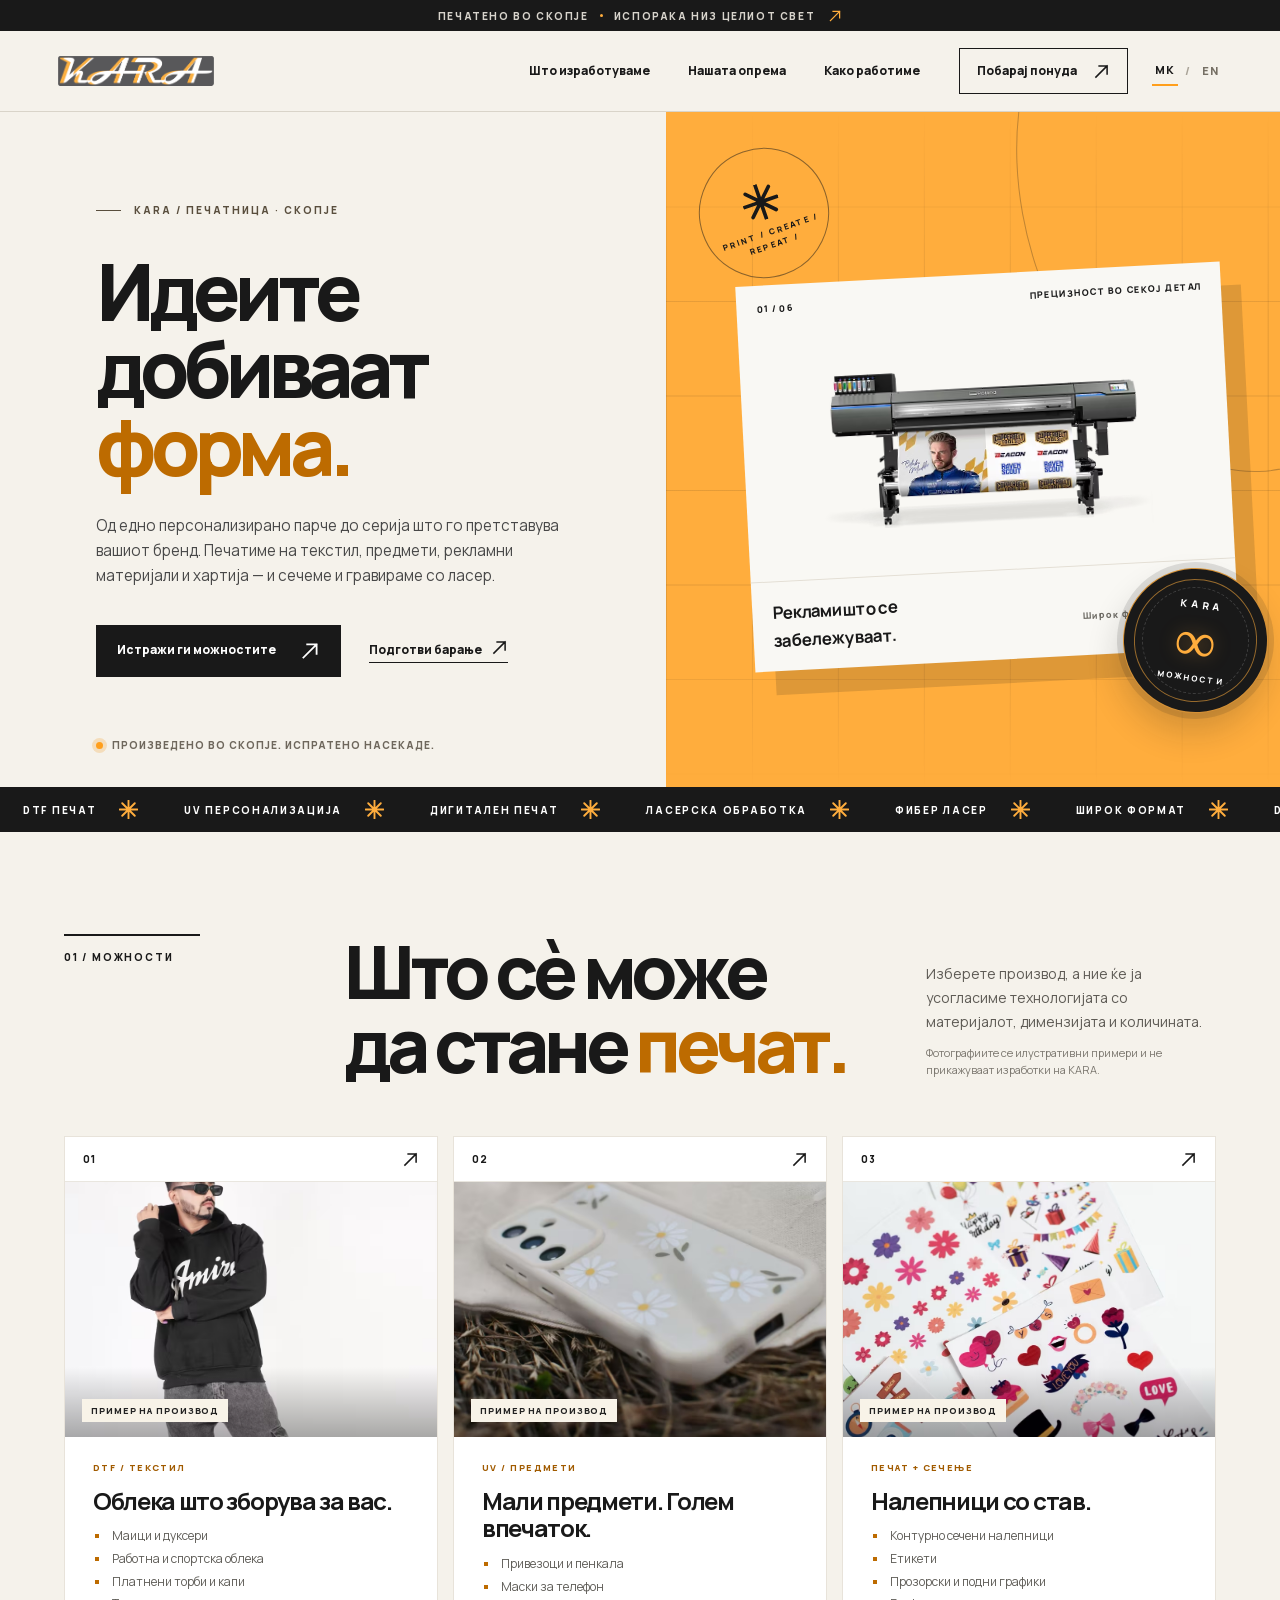
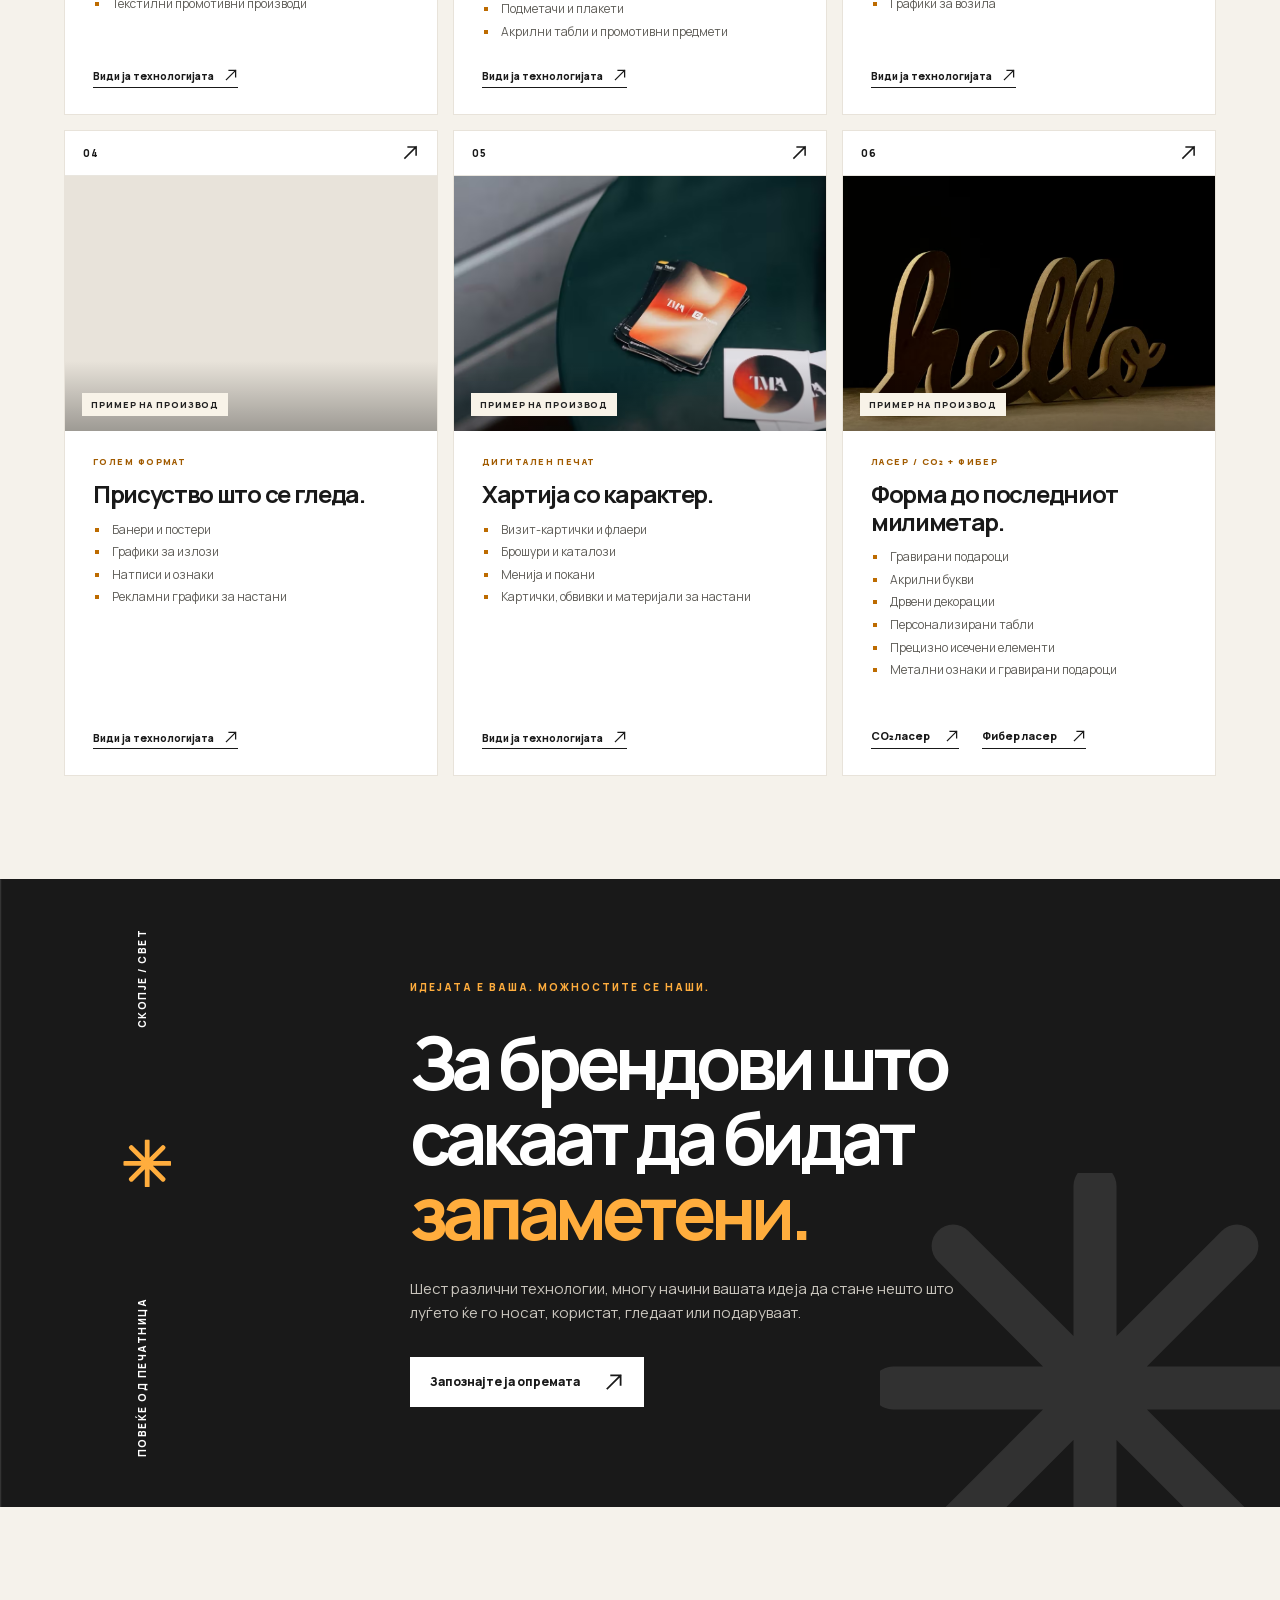
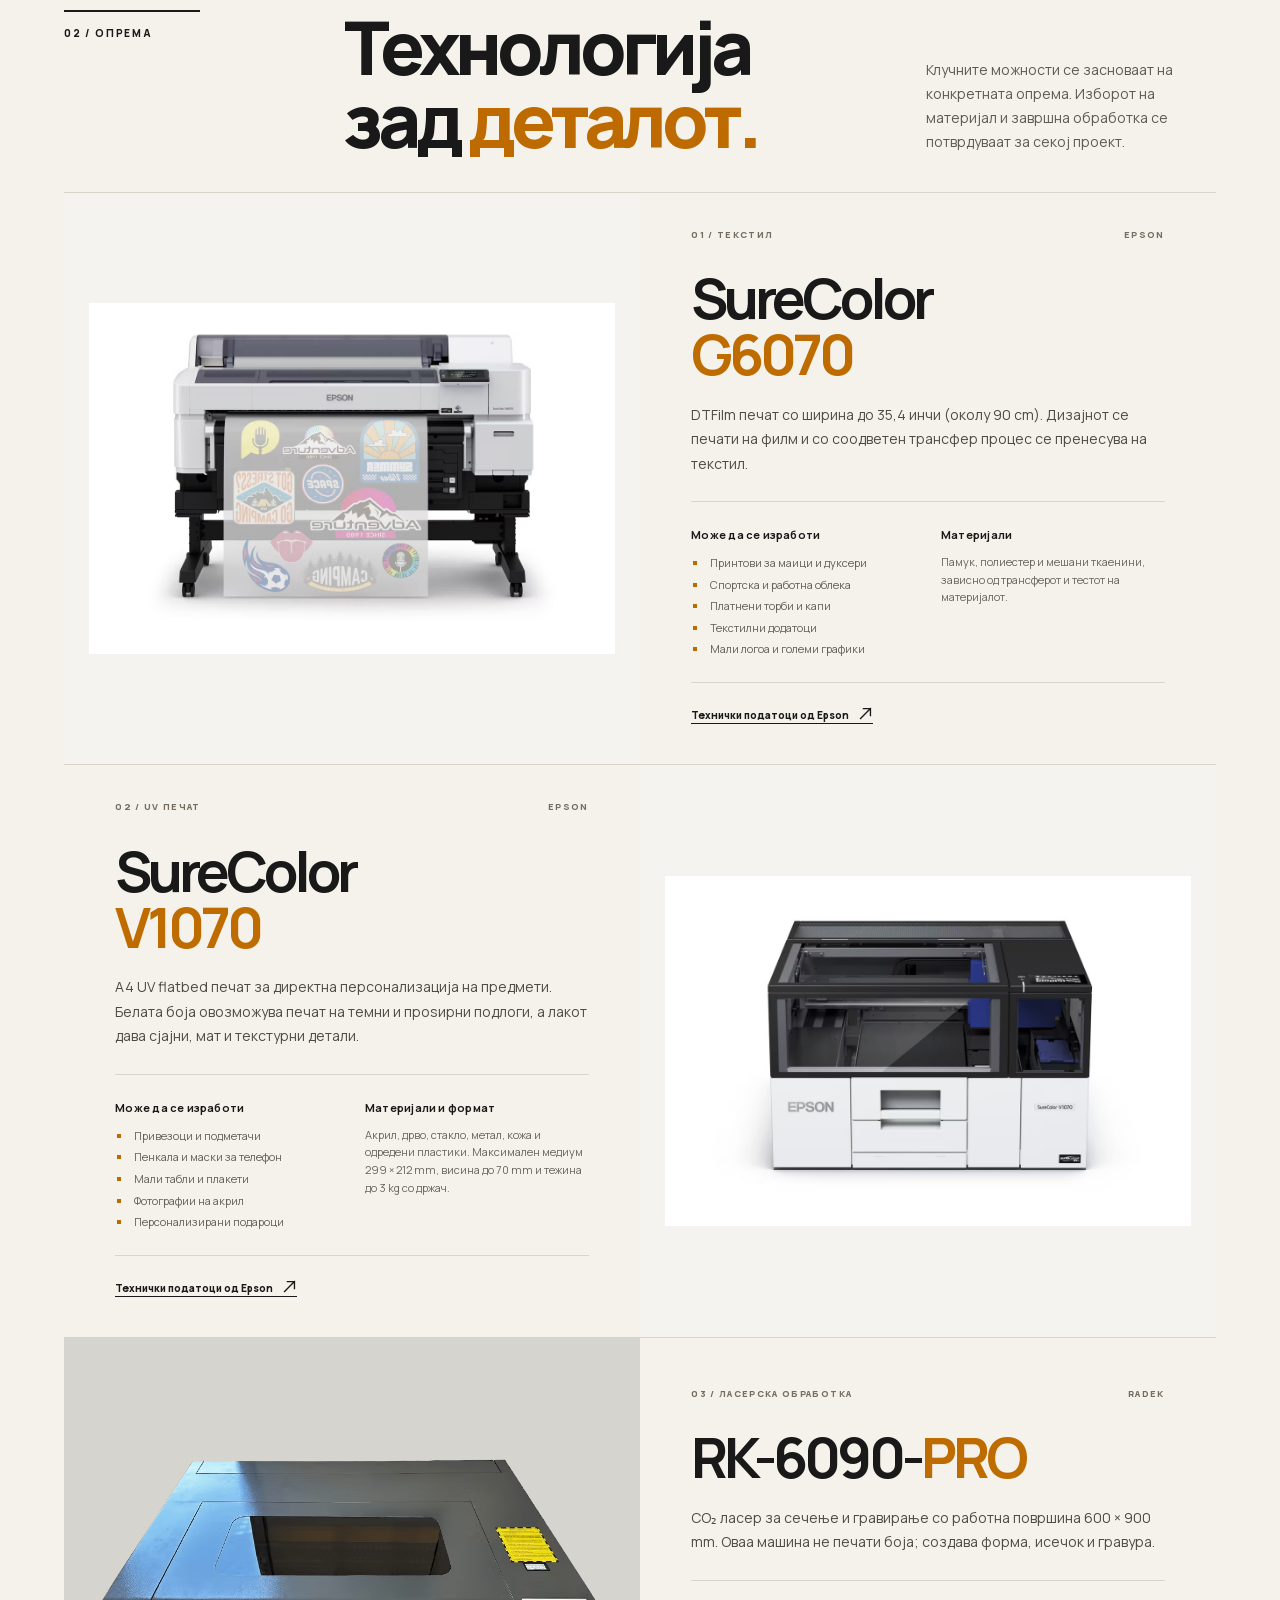
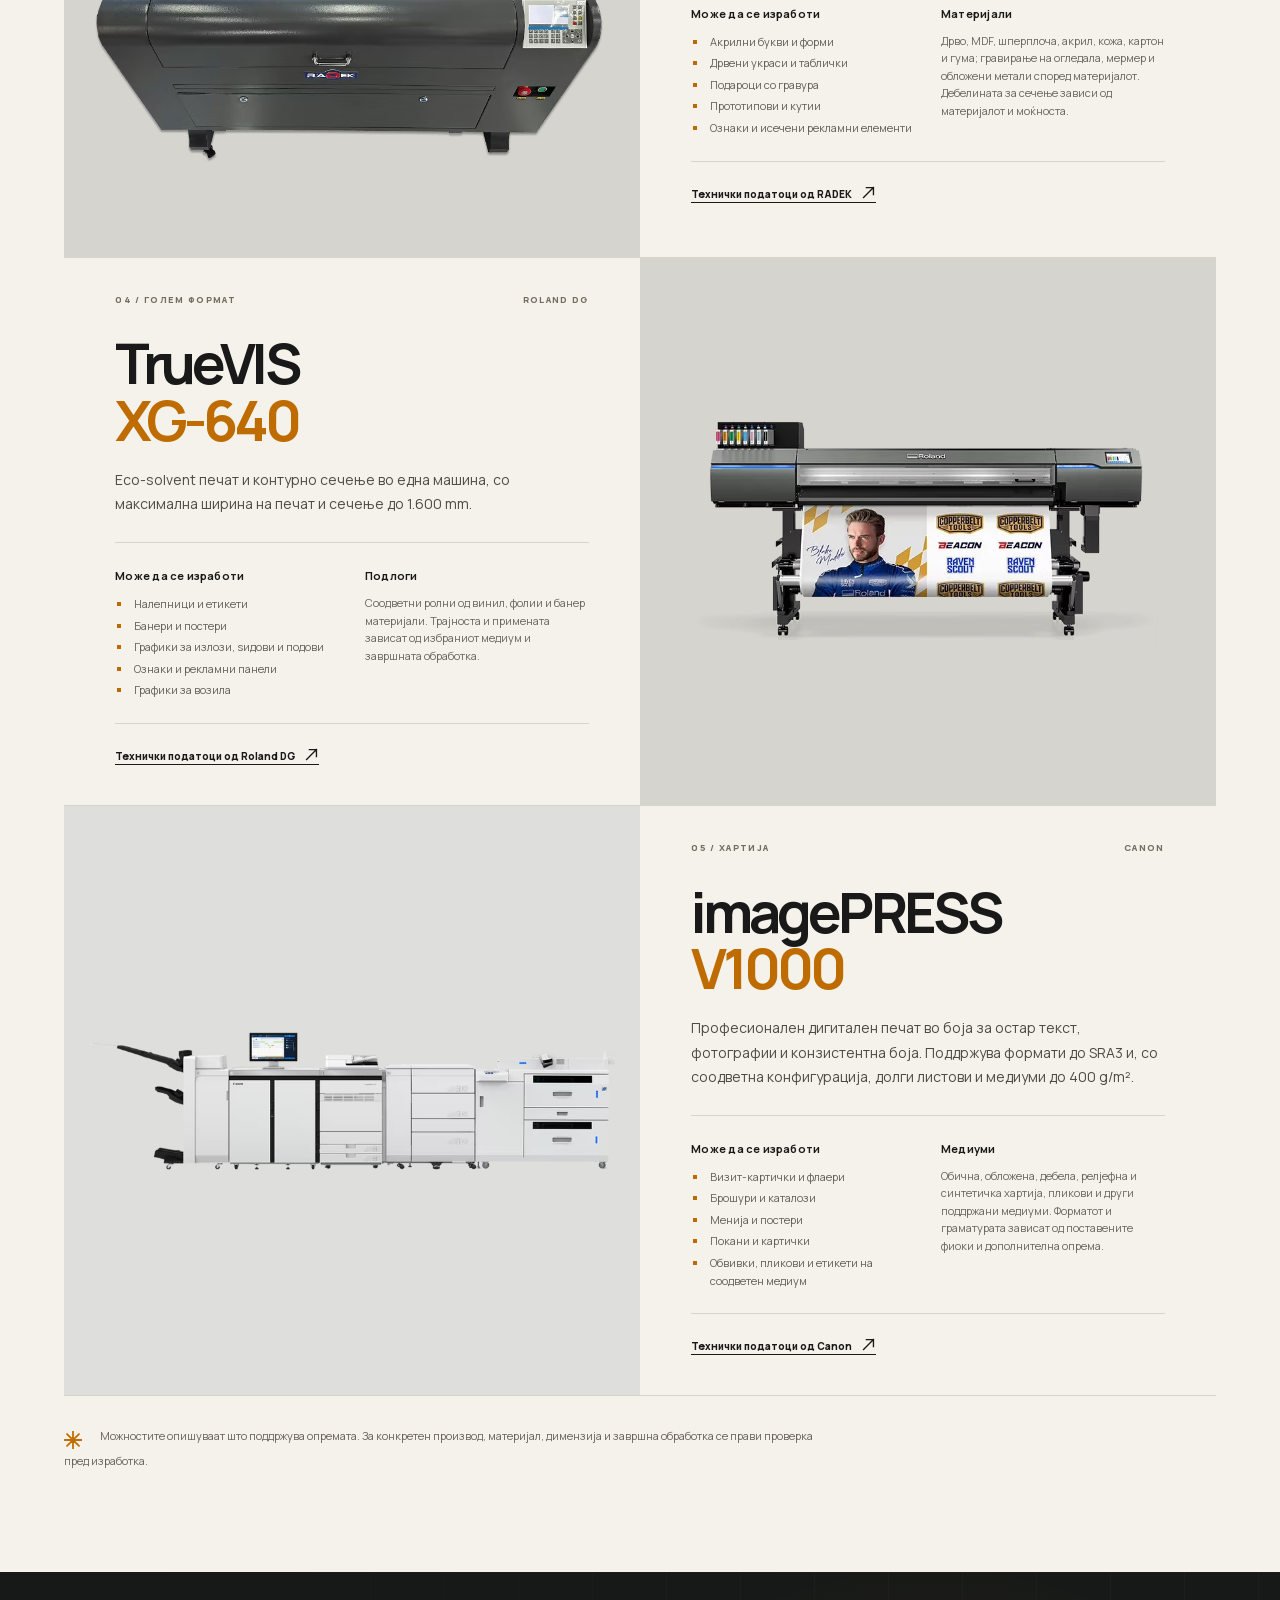
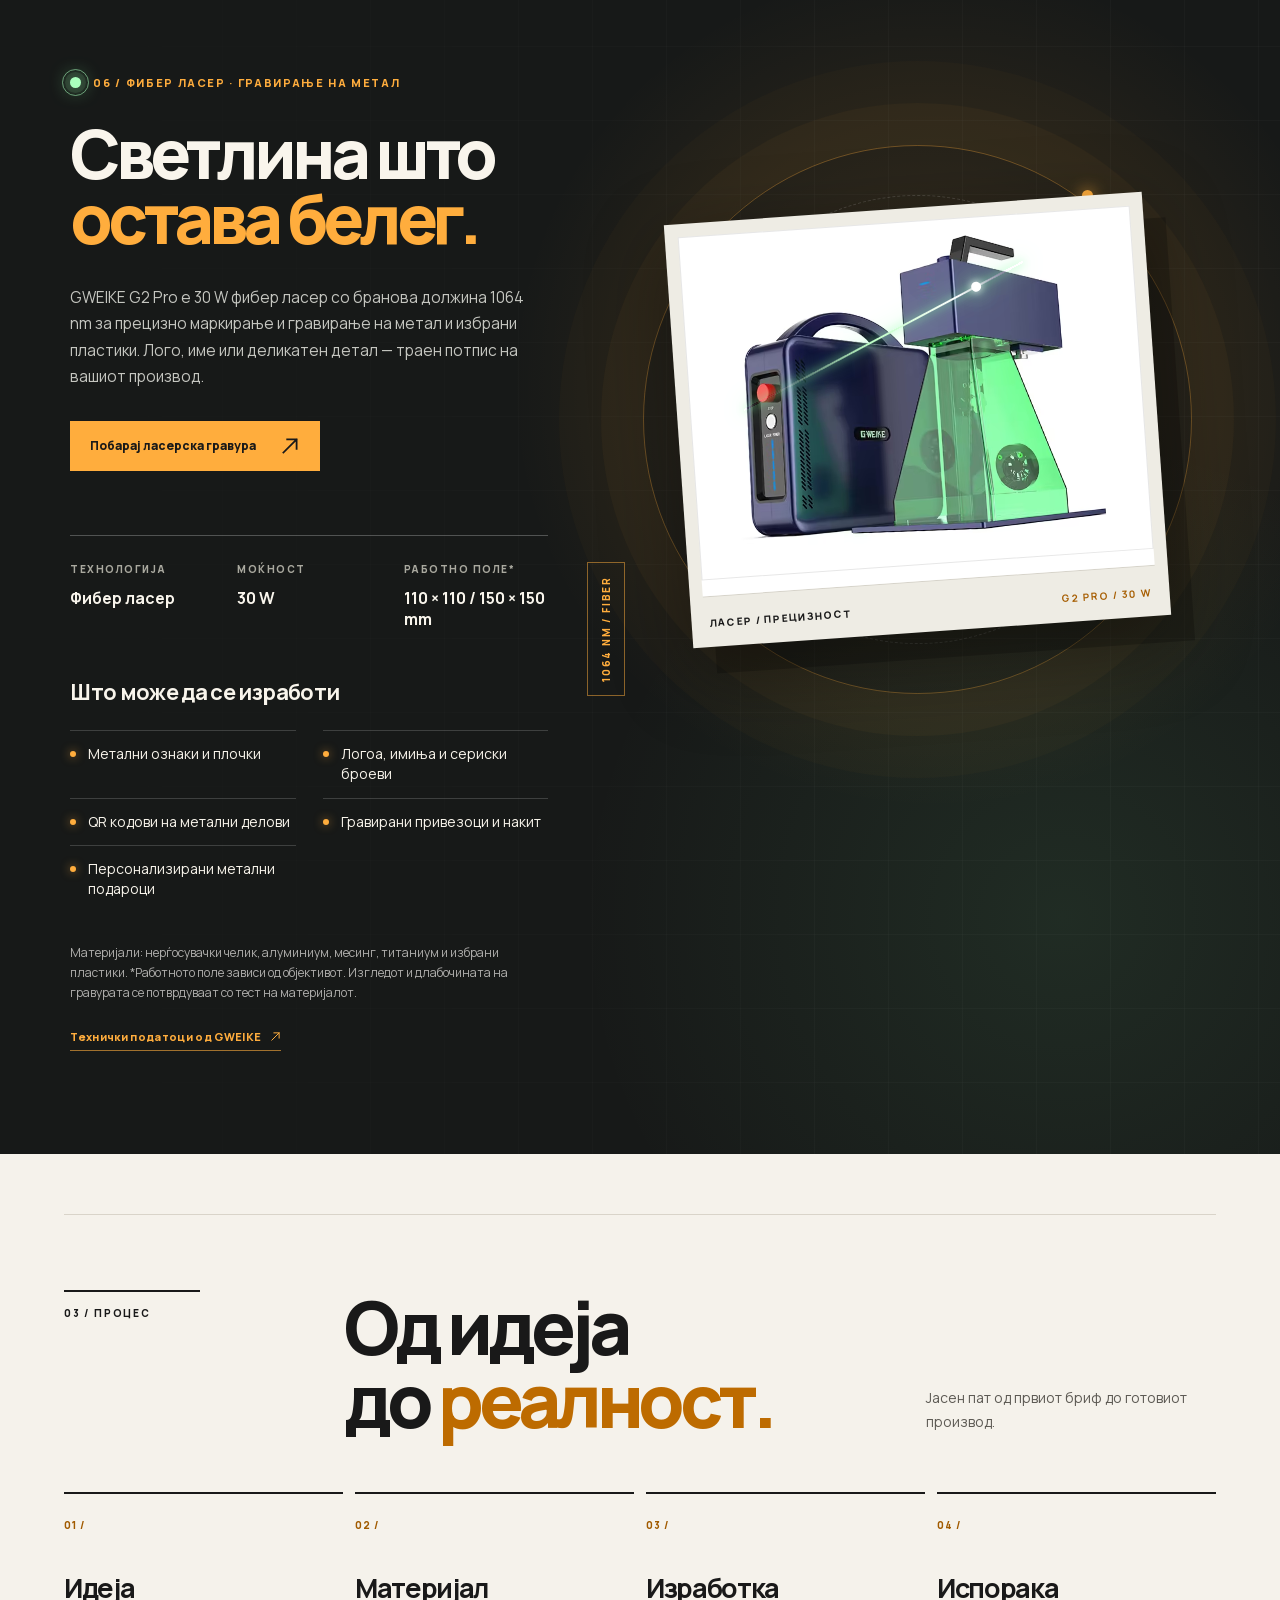
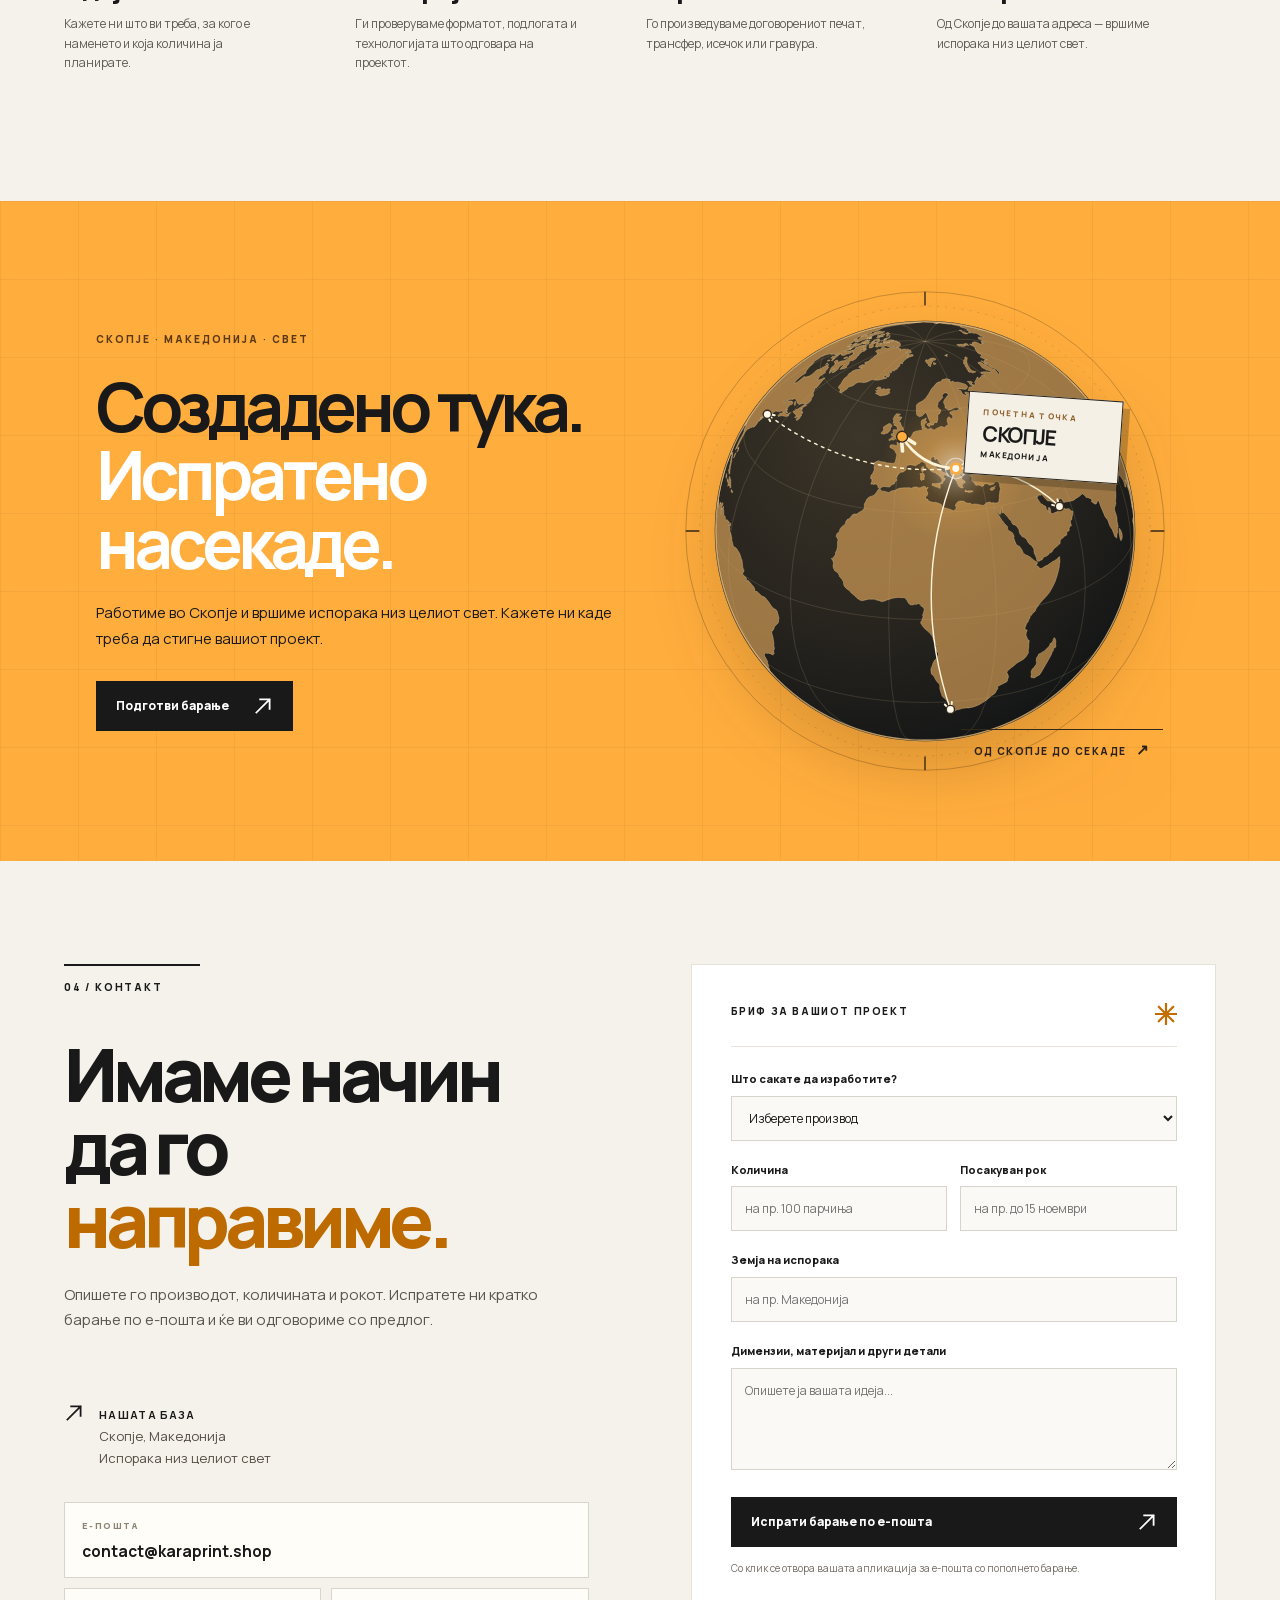
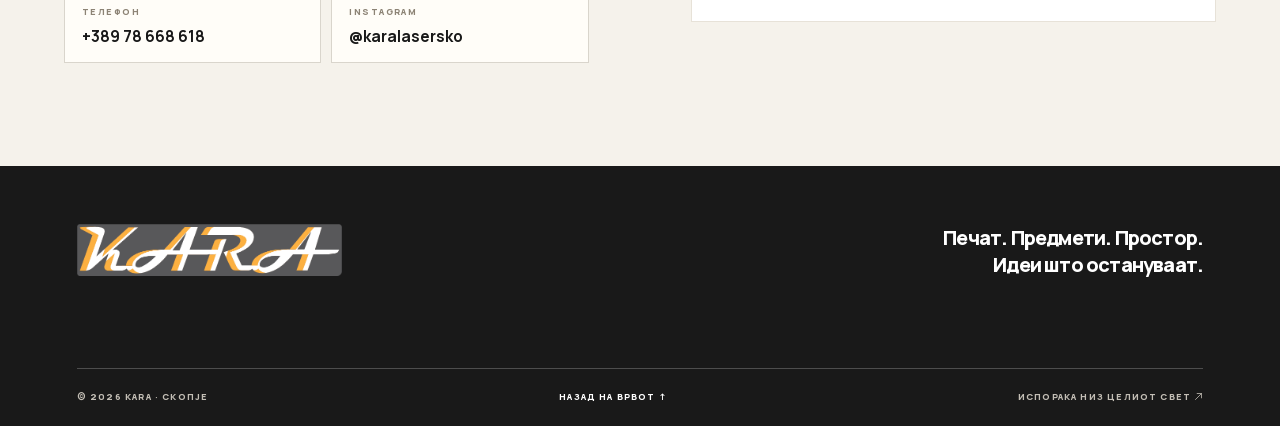
<file: index.html>
<!DOCTYPE html>

<html lang="mk">
<head>
<meta charset="utf-8"/>
<meta content="width=device-width, initial-scale=1" name="viewport"/>
<meta content="#191919" name="theme-color"/>
<meta content="KARA — печатница во Скопје за DTF печат на текстил, UV персонализација, рекламен печат, дигитален печат и ласерска обработка. Испорака низ целиот свет. Фибер ласерско гравирање на метал." name="description"/>
<link href="https://karaprint.shop/" rel="canonical"/><link href="https://karaprint.shop/" hreflang="mk" rel="alternate"/><link href="https://karaprint.shop/en/" hreflang="en" rel="alternate"/><link href="https://karaprint.shop/" hreflang="x-default" rel="alternate"/>
<meta content="https://karaprint.shop/" property="og:url"/>
<meta content="KARA — идеите добиваат форма" property="og:title"/>
<meta content="Печат, персонализација и ласерска обработка од Скопје, со испорака низ целиот свет. Фибер ласер." property="og:description"/>
<meta content="website" property="og:type"/>
<meta content="KARA" property="og:site_name"/>
<meta content="mk_MK" property="og:locale"/>
<meta content="https://karaprint.shop/assets/kara-social-preview.png" property="og:image"/>
<meta content="image/png" property="og:image:type"/>
<meta content="1200" property="og:image:width"/>
<meta content="630" property="og:image:height"/>
<meta content="Лого на KARA" property="og:image:alt"/>
<meta content="summary_large_image" name="twitter:card"/>
<meta content="KARA — идеите добиваат форма" name="twitter:title"/>
<meta content="Печат, персонализација и ласерска обработка од Скопје, со испорака низ целиот свет." name="twitter:description"/>
<meta content="https://karaprint.shop/assets/kara-social-preview.png" name="twitter:image"/>
<title>KARA — печатница во Скопје</title>
<link href="assets/kara-logo.png" rel="icon" type="image/png"/>
<link href="assets/manrope-cyrillic.woff2" rel="preload" as="font" type="font/woff2" crossorigin="anonymous"/>
<link href="styles.css" rel="stylesheet"/>
<script defer="" src="script.js"></script>
</head>
<body>
<a class="skip-link" href="#main">Прескокни до содржината</a>
<div class="topline"><span>Печатено во Скопје</span><span aria-hidden="true" class="topline-dot"></span><span>Испорака низ целиот свет</span><span aria-hidden="true" class="topline-arrow arrow-mark"></span></div>
<header class="site-header" id="top">
<a aria-label="KARA — почетна" class="brand" href="#top"><img alt="KARA" height="133" src="assets/kara-logo.png" width="670"/></a>
<nav aria-label="Главна навигација" class="primary-nav" id="primary-nav">
<a href="#moznosti">Што изработуваме</a>
<a href="#oprema">Нашата опрема</a>
<a href="#proces">Како работиме</a>
<a class="nav-cta" href="#kontakt">Побарај понуда <span aria-hidden="true" class="arrow-mark"></span></a>
</nav><div aria-label="Јазик / Language" class="language-switch"><a aria-current="page" href="/" lang="mk">MK</a><span aria-hidden="true">/</span><a href="/en/" lang="en">EN</a></div><button aria-controls="primary-nav" aria-expanded="false" aria-label="Отвори мени" class="menu-toggle" type="button"><span></span><span></span></button>
</header>
<main id="main">
<section aria-labelledby="hero-title" class="hero">
<div class="hero-copy">
<p class="eyebrow"><span class="eyebrow-line"></span> KARA / ПЕЧАТНИЦА · СКОПЈЕ</p>
<h1 id="hero-title">Идеите<br/>добиваат <em>форма.</em></h1>
<p class="hero-lead">Од едно персонализирано парче до серија што го претставува вашиот бренд. Печатиме на текстил, предмети, рекламни материјали и хартија — и сечеме и гравираме со ласер.</p>
<div class="hero-actions"><a class="button button-dark" href="#moznosti">Истражи ги можностите <span aria-hidden="true" class="arrow-mark"></span></a><a class="text-link" href="#kontakt">Подготви барање <span aria-hidden="true" class="arrow-mark"></span></a></div>
<div class="hero-bottom"><span aria-hidden="true" class="status-dot"></span><span>Произведено во Скопје. Испратено насекаде.</span></div>
</div>
<div aria-label="Колаж од печатени материјали и технологија" class="hero-art">
<div aria-hidden="true" class="hero-art-grid"></div>
<div aria-hidden="true" class="hero-orbit"><span>PRINT / CREATE / REPEAT /</span></div>
<div class="hero-figure"><div class="hero-figure-top"><span>01 / 06</span><span>ПРЕЦИЗНОСТ ВО СЕКОЈ ДЕТАЛ</span></div><picture><source srcset="assets/roland-xg-640.avif" type="image/avif"/><img alt="Roland TrueVIS XG-640, машина за широкоформатен печат и контурно сечење" height="533" src="assets/roland-xg-640.png" width="800" decoding="async"/></picture><div class="hero-figure-bottom"><strong>Реклами што се забележуваат.</strong><span>Широк формат / печат + сечење</span></div></div>
<div aria-hidden="true" class="hero-stamp"><span>KARA</span><strong>∞</strong><small>МОЖНОСТИ</small></div>
</div>
</section>
<div aria-hidden="true" class="ticker"><div class="ticker-track"><div class="ticker-group"><span class="ticker-item">DTF ПЕЧАТ<span aria-hidden="true" class="asterisk"></span></span><span class="ticker-item">UV ПЕРСОНАЛИЗАЦИЈА<span aria-hidden="true" class="asterisk"></span></span><span class="ticker-item">ДИГИТАЛЕН ПЕЧАТ<span aria-hidden="true" class="asterisk"></span></span><span class="ticker-item">ЛАСЕРСКА ОБРАБОТКА<span aria-hidden="true" class="asterisk"></span></span><span class="ticker-item">ФИБЕР ЛАСЕР<span aria-hidden="true" class="asterisk"></span></span><span class="ticker-item">ШИРОК ФОРМАТ<span aria-hidden="true" class="asterisk"></span></span></div></div></div>
<section aria-labelledby="poss-title" class="intro section-shell" id="moznosti">
<div class="section-heading"><p class="section-kicker"><span>01 / МОЖНОСТИ</span></p><h2 id="poss-title">Што сè може<br/>да стане <i>печат.</i></h2><p>Изберете производ, а ние ќе ја усогласиме технологијата со материјалот, димензијата и количината.<span class="photo-note">Фотографиите се илустративни примери и не прикажуваат изработки на KARA.</span></p></div>
<div class="service-grid">
<article class="service-card service-card-feature"><div class="service-top"><span>01</span><span aria-hidden="true" class="service-icon arrow-mark"></span></div><div class="service-visual product-photo"><picture><source srcset="assets/product-textile.avif" type="image/avif"/><img alt="Печатен црн дуксер како пример за персонализиран текстил" loading="lazy" src="assets/product-textile.jpg" style="object-position:50% 23%" decoding="async"/></picture><span class="product-photo-label">ПРИМЕР НА ПРОИЗВОД</span></div><div class="service-body"><p class="service-tag">DTF / ТЕКСТИЛ</p><h3>Облека што зборува за вас.</h3><ul class="product-list"><li>Маици и дуксери</li><li>Работна и спортска облека</li><li>Платнени торби и капи</li><li>Текстилни промотивни производи</li></ul><a href="#machine-g6070">Види ја технологијата <span aria-hidden="true" class="arrow-mark"></span></a></div></article>
<article class="service-card"><div class="service-top"><span>02</span><span aria-hidden="true" class="service-icon arrow-mark"></span></div><div class="service-visual product-photo"><picture><source srcset="assets/product-uv.avif" type="image/avif"/><img alt="Маска за телефон со цветен мотив како пример за UV персонализација" loading="lazy" src="assets/product-uv.jpg" style="object-position:50% 63%" decoding="async"/></picture><span class="product-photo-label">ПРИМЕР НА ПРОИЗВОД</span></div><div class="service-body"><p class="service-tag">UV / ПРЕДМЕТИ</p><h3>Мали предмети. Голем впечаток.</h3><ul class="product-list"><li>Привезоци и пенкала</li><li>Маски за телефон</li><li>Подметачи и плакети</li><li>Акрилни табли и промотивни предмети</li></ul><a href="#machine-v1070">Види ја технологијата <span aria-hidden="true" class="arrow-mark"></span></a></div></article>
<article class="service-card"><div class="service-top"><span>03</span><span aria-hidden="true" class="service-icon arrow-mark"></span></div><div class="service-visual product-photo"><picture><source srcset="assets/product-stickers.avif" type="image/avif"/><img alt="Листови со печатени декоративни налепници" loading="lazy" src="assets/product-stickers.jpg" style="object-position:50% 53%" decoding="async"/></picture><span class="product-photo-label">ПРИМЕР НА ПРОИЗВОД</span></div><div class="service-body"><p class="service-tag">ПЕЧАТ + СЕЧЕЊЕ</p><h3>Налепници со став.</h3><ul class="product-list"><li>Контурно сечени налепници</li><li>Етикети</li><li>Прозорски и подни графики</li><li>Графики за возила</li></ul><a href="#machine-xg640">Види ја технологијата <span aria-hidden="true" class="arrow-mark"></span></a></div></article>
<article class="service-card"><div class="service-top"><span>04</span><span aria-hidden="true" class="service-icon arrow-mark"></span></div><div class="service-visual product-photo"><picture><source srcset="assets/product-large-format.avif" type="image/avif"/><img alt="Печатени постери поставени на надворешен ѕид" loading="lazy" src="assets/product-large-format.jpg" style="object-position:50% 34%" decoding="async"/></picture><span class="product-photo-label">ПРИМЕР НА ПРОИЗВОД</span></div><div class="service-body"><p class="service-tag">ГОЛЕМ ФОРМАТ</p><h3>Присуство што се гледа.</h3><ul class="product-list"><li>Банери и постери</li><li>Графики за излози</li><li>Натписи и ознаки</li><li>Рекламни графики за настани</li></ul><a href="#machine-xg640">Види ја технологијата <span aria-hidden="true" class="arrow-mark"></span></a></div></article>
<article class="service-card"><div class="service-top"><span>05</span><span aria-hidden="true" class="service-icon arrow-mark"></span></div><div class="service-visual product-photo"><picture><source srcset="assets/product-digital.avif" type="image/avif"/><img alt="Печатени визит-картички поставени на маса" loading="lazy" src="assets/product-digital.jpg" style="object-position:50% 60%" decoding="async"/></picture><span class="product-photo-label">ПРИМЕР НА ПРОИЗВОД</span></div><div class="service-body"><p class="service-tag">ДИГИТАЛЕН ПЕЧАТ</p><h3>Хартија со карактер.</h3><ul class="product-list"><li>Визит-картички и флаери</li><li>Брошури и каталози</li><li>Менија и покани</li><li>Картички, обвивки и материјали за настани</li></ul><a href="#machine-v1000">Види ја технологијата <span aria-hidden="true" class="arrow-mark"></span></a></div></article>
<article class="service-card"><div class="service-top"><span>06</span><span aria-hidden="true" class="service-icon arrow-mark"></span></div><div class="service-visual product-photo"><picture><source srcset="assets/product-laser.avif" type="image/avif"/><img alt="Ласерски исечен дрвен декоративен натпис" loading="lazy" src="assets/product-laser.jpg" style="object-position:50% 50%" decoding="async"/></picture><span class="product-photo-label">ПРИМЕР НА ПРОИЗВОД</span></div><div class="service-body"><p class="service-tag">ЛАСЕР / CO₂ + ФИБЕР</p><h3>Форма до последниот милиметар.</h3><ul class="product-list"><li>Гравирани подароци</li><li>Акрилни букви</li><li>Дрвени декорации</li><li>Персонализирани табли</li><li>Прецизно исечени елементи</li><li>Метални ознаки и гравирани подароци</li></ul><div class="service-links"><a href="#machine-rk6090">CO₂ ласер <span aria-hidden="true" class="arrow-mark"></span></a><a href="#machine-g2pro">Фибер ласер <span aria-hidden="true" class="arrow-mark"></span></a></div></div></article>
</div>
</section>
<section aria-labelledby="statement-title" class="statement"><div class="statement-side">ПОВЕЌЕ ОД ПЕЧАТНИЦА <span><span aria-hidden="true" class="asterisk"></span></span> СКОПЈЕ / СВЕТ</div><div class="statement-main"><p class="eyebrow">ИДЕЈАТА Е ВАША. МОЖНОСТИТЕ СЕ НАШИ.</p><h2 id="statement-title">За брендови што<br/>сакаат да бидат <em>запаметени.</em></h2><p>Шест различни технологии, многу начини вашата идеја да стане нешто што луѓето ќе го носат, користат, гледаат или подаруваат.</p><a class="button button-light" href="#oprema">Запознајте ја опремата <span aria-hidden="true" class="arrow-mark"></span></a></div><span aria-hidden="true" class="statement-star"><span aria-hidden="true" class="asterisk"></span></span></section>
<section aria-labelledby="equipment-title" class="equipment section-shell" id="oprema">
<div class="section-heading equipment-heading"><p class="section-kicker"><span>02 / ОПРЕМА</span></p><h2 id="equipment-title">Технологија<br/>зад <i>деталот.</i></h2><p>Клучните можности се засноваат на конкретната опрема. Изборот на материјал и завршна обработка се потврдуваат за секој проект.</p></div>
<article class="machine" id="machine-g6070"><div class="machine-photo photo-white"><picture><source srcset="assets/epson-g6070.avif" type="image/avif"/><img alt="Epson SureColor G6070 DTF печатач" height="800" loading="lazy" src="assets/epson-g6070.png" width="1200" decoding="async"/></picture></div><div class="machine-copy"><div class="machine-meta"><span>01 / ТЕКСТИЛ</span><span>EPSON</span></div><h3>SureColor<br/><em>G6070</em></h3><p class="machine-desc">DTFilm печат со ширина до 35,4 инчи (околу 90 cm). Дизајнот се печати на филм и со соодветен трансфер процес се пренесува на текстил.</p><div class="machine-info"><div><strong>Може да се изработи</strong><ul class="machine-product-list"><li>Принтови за маици и дуксери</li><li>Спортска и работна облека</li><li>Платнени торби и капи</li><li>Текстилни додатоци</li><li>Мали логоа и големи графики</li></ul></div><div><strong>Материјали</strong><p>Памук, полиестер и мешани ткаенини, зависно од трансферот и тестот на материјалот.</p></div></div><a class="source-link" href="https://epson.com/For-Work/Printers/Large-Format/SureColor-G6070-35%22-DTFilm-Printer/p/SCG6070SE" rel="noopener noreferrer" target="_blank">Технички податоци од Epson <span aria-hidden="true" class="arrow-mark"></span></a></div></article>
<article class="machine reverse" id="machine-v1070"><div class="machine-photo photo-white"><picture><source srcset="assets/epson-v1070.avif" type="image/avif"/><img alt="Epson SureColor V1070 десктоп UV печатач" height="800" loading="lazy" src="assets/epson-v1070.png" width="1200" decoding="async"/></picture></div><div class="machine-copy"><div class="machine-meta"><span>02 / UV ПЕЧАТ</span><span>EPSON</span></div><h3>SureColor<br/><em>V1070</em></h3><p class="machine-desc">A4 UV flatbed печат за директна персонализација на предмети. Белата боја овозможува печат на темни и проѕирни подлоги, а лакот дава сјајни, мат и текстурни детали.</p><div class="machine-info"><div><strong>Може да се изработи</strong><ul class="machine-product-list"><li>Привезоци и подметачи</li><li>Пенкала и маски за телефон</li><li>Мали табли и плакети</li><li>Фотографии на акрил</li><li>Персонализирани подароци</li></ul></div><div><strong>Материјали и формат</strong><p>Акрил, дрво, стакло, метал, кожа и одредени пластики. Максимален медиум 299 × 212 mm, висина до 70 mm и тежина до 3 kg со држач.</p></div></div><a class="source-link" href="https://epson.com/For-Work/Printers/Large-Format/SureColor-V1070-Desktop-UV-Flatbed-Printer/p/SCV1070PE" rel="noopener noreferrer" target="_blank">Технички податоци од Epson <span aria-hidden="true" class="arrow-mark"></span></a></div></article>
<article class="machine" id="machine-rk6090"><div class="machine-photo photo-dark"><picture><source srcset="assets/rk-6090-pro.avif" type="image/avif"/><img alt="RADEK RK-6090-PRO CO₂ ласер за сечење и гравирање" height="700" loading="lazy" src="assets/rk-6090-pro.png" width="900" decoding="async"/></picture></div><div class="machine-copy"><div class="machine-meta"><span>03 / ЛАСЕРСКА ОБРАБОТКА</span><span>RADEK</span></div><h3>RK-6090-<em>PRO</em></h3><p class="machine-desc">CO₂ ласер за сечење и гравирање со работна површина 600 × 900 mm. Оваа машина не печати боја; создава форма, исечок и гравура.</p><div class="machine-info"><div><strong>Може да се изработи</strong><ul class="machine-product-list"><li>Акрилни букви и форми</li><li>Дрвени украси и таблички</li><li>Подароци со гравура</li><li>Прототипови и кутии</li><li>Ознаки и исечени рекламни елементи</li></ul></div><div><strong>Материјали</strong><p>Дрво, MDF, шперплоча, акрил, кожа, картон и гума; гравирање на огледала, мермер и обложени метали според материјалот. Дебелината за сечење зависи од материјалот и моќноста.</p></div></div><a class="source-link" href="https://www.radekglobal.com/co2-laser-rk-6090-pro/" rel="noopener noreferrer" target="_blank">Технички податоци од RADEK <span aria-hidden="true" class="arrow-mark"></span></a></div></article>
<article class="machine reverse" id="machine-xg640"><div class="machine-photo photo-dark"><picture><source srcset="assets/roland-xg-640.avif" type="image/avif"/><img alt="Roland TrueVIS XG-640 широкоформатен печатач и секач" height="533" loading="lazy" src="assets/roland-xg-640.png" width="800" decoding="async"/></picture></div><div class="machine-copy"><div class="machine-meta"><span>04 / ГОЛЕМ ФОРМАТ</span><span>ROLAND DG</span></div><h3>TrueVIS<br/><em>XG-640</em></h3><p class="machine-desc">Eco-solvent печат и контурно сечење во една машина, со максимална ширина на печат и сечење до 1.600 mm.</p><div class="machine-info"><div><strong>Може да се изработи</strong><ul class="machine-product-list"><li>Налепници и етикети</li><li>Банери и постери</li><li>Графики за излози, ѕидови и подови</li><li>Ознаки и рекламни панели</li><li>Графики за возила</li></ul></div><div><strong>Подлоги</strong><p>Соодветни ролни од винил, фолии и банер материјали. Трајноста и примената зависат од избраниот медиум и завршната обработка.</p></div></div><a class="source-link" href="https://www.rolanddg.com/products/printers/truevis-xg-640" rel="noopener noreferrer" target="_blank">Технички податоци од Roland DG <span aria-hidden="true" class="arrow-mark"></span></a></div></article>
<article class="machine" id="machine-v1000"><div class="machine-photo photo-light"><picture><source srcset="assets/canon-v1000.avif" type="image/avif"/><img alt="Canon imagePRESS V1000 дигитална печатарска машина" height="600" loading="lazy" src="assets/canon-v1000.png" width="800" decoding="async"/></picture></div><div class="machine-copy"><div class="machine-meta"><span>05 / ХАРТИЈА</span><span>CANON</span></div><h3>imagePRESS<br/><em>V1000</em></h3><p class="machine-desc">Професионален дигитален печат во боја за остар текст, фотографии и конзистентна боја. Поддржува формати до SRA3 и, со соодветна конфигурација, долги листови и медиуми до 400 g/m².</p><div class="machine-info"><div><strong>Може да се изработи</strong><ul class="machine-product-list"><li>Визит-картички и флаери</li><li>Брошури и каталози</li><li>Менија и постери</li><li>Покани и картички</li><li>Обвивки, пликови и етикети на соодветен медиум</li></ul></div><div><strong>Медиуми</strong><p>Обична, обложена, дебела, релјефна и синтетичка хартија, пликови и други поддржани медиуми. Форматот и граматурата зависат од поставените фиоки и дополнителна опрема.</p></div></div><a class="source-link" href="https://asia.canon/en/business/imagepress-v1000/main/product" rel="noopener noreferrer" target="_blank">Технички податоци од Canon <span aria-hidden="true" class="arrow-mark"></span></a></div></article>
<p class="equipment-note"><span><span aria-hidden="true" class="asterisk"></span></span> Можностите опишуваат што поддржува опремата. За конкретен производ, материјал, димензија и завршна обработка се прави проверка пред изработка.</p>
</section><section aria-labelledby="fiber-title" class="fiber-feature" id="machine-g2pro">
<div aria-hidden="true" class="fiber-grid"></div>
<div class="fiber-wrap">
<div class="fiber-heading">
<p class="fiber-kicker"><span aria-hidden="true" class="fiber-signal"></span>06 / ФИБЕР ЛАСЕР · ГРАВИРАЊЕ НА МЕТАЛ</p>
<h2 id="fiber-title">Светлина што<br/><em>остава белег.</em></h2>
<p>GWEIKE G2 Pro е 30 W фибер ласер со бранова должина 1064 nm за прецизно маркирање и гравирање на метал и избрани пластики. Лого, име или деликатен детал — траен потпис на вашиот производ.</p>
<a class="button fiber-cta" href="#kontakt">Побарај ласерска гравура <span aria-hidden="true" class="arrow-mark"></span></a>
</div>
<div aria-label="GWEIKE G2 Pro фибер ласер" class="fiber-stage">
<div aria-hidden="true" class="fiber-orbit"></div>
<div class="fiber-image-card"><picture><source srcset="assets/gweike-g2-pro.avif" type="image/avif"/><img alt="GWEIKE G2 Pro фибер ласер за гравирање на метал" height="800" loading="lazy" src="assets/gweike-g2-pro.jpg" width="800" decoding="async"/></picture><div class="fiber-image-caption"><span>ЛАСЕР / ПРЕЦИЗНОСТ</span><strong>G2 PRO / 30 W</strong></div></div>
<span aria-hidden="true" class="fiber-beam"></span><span aria-hidden="true" class="fiber-coordinate">1064 NM / FIBER</span>
</div>
<div class="fiber-details">
<div class="fiber-specs"><div><span>ТЕХНОЛОГИЈА</span><strong>Фибер ласер</strong></div><div><span>МОЌНОСТ</span><strong>30 W</strong></div><div><span>РАБОТНО ПОЛЕ*</span><strong>110 × 110 / 150 × 150 mm</strong></div></div>
<h3>Што може да се изработи</h3>
<ul class="fiber-products"><li>Метални ознаки и плочки</li><li>Логоа, имиња и сериски броеви</li><li>QR кодови на метални делови</li><li>Гравирани привезоци и накит</li><li>Персонализирани метални подароци</li></ul>
<p class="fiber-materials">Материјали: нерѓосувачки челик, алуминиум, месинг, титаниум и избрани пластики. *Работното поле зависи од објективот. Изгледот и длабочината на гравурата се потврдуваат со тест на материјалот.</p>
<a class="fiber-source" href="https://www.gweikecloud.com/products/g2-pro-fiber-laser-engraver" rel="noopener noreferrer" target="_blank">Технички податоци од GWEIKE <span aria-hidden="true" class="arrow-mark"></span></a>
</div>
</div>
</section>
<section aria-labelledby="process-title" class="process section-shell" id="proces"><div class="section-heading process-heading"><p class="section-kicker"><span>03 / ПРОЦЕС</span></p><h2 id="process-title">Од идеја<br/>до <i>реалност.</i></h2><p>Јасен пат од првиот бриф до готовиот производ.</p></div><div class="process-steps"><div class="process-step"><span>01 /</span><h3>Идеја</h3><p>Кажете ни што ви треба, за кого е наменето и која количина ја планирате.</p></div><div class="process-step"><span>02 /</span><h3>Материјал</h3><p>Ги проверуваме форматот, подлогата и технологијата што одговара на проектот.</p></div><div class="process-step"><span>03 /</span><h3>Изработка</h3><p>Го произведуваме договорениот печат, трансфер, исечок или гравура.</p></div><div class="process-step"><span>04 /</span><h3>Испорака</h3><p>Од Скопје до вашата адреса — вршиме испорака низ целиот свет.</p></div></div></section>
<section aria-labelledby="world-title" class="worldwide" id="worldwide"><div class="world-copy"><p class="eyebrow">СКОПЈЕ · МАКЕДОНИЈА · СВЕТ</p><h2 id="world-title">Создадено тука.<br/><em>Испратено насекаде.</em></h2><p>Работиме во Скопје и вршиме испорака низ целиот свет. Кажете ни каде треба да стигне вашиот проект.</p><a class="button button-orange" href="#kontakt">Подготви барање <span aria-hidden="true" class="arrow-mark"></span></a></div><div class="world-visual"><img class="world-globe" src="assets/worldwide-globe.svg" alt="Глобус со почетна точка во Скопје и рути кон Англија, САД, ОАЕ, Индија и Јужна Африка" loading="lazy" width="760" height="760"/><div class="world-map-tag world-map-origin"><span>ПОЧЕТНА ТОЧКА</span><strong>СКОПЈЕ</strong><small>МАКЕДОНИЈА</small></div><p class="world-route-note">ОД СКОПЈЕ ДО СЕКАДЕ <span aria-hidden="true">↗</span></p></div></section>
<section aria-labelledby="contact-title" class="contact section-shell" id="kontakt"><div class="contact-copy"><p class="section-kicker"><span>04 / КОНТАКТ</span></p><h2 id="contact-title">Имаме начин<br/>да го <i>направиме.</i></h2><p>Опишете го производот, количината и рокот. Испратете ни кратко барање по е-пошта и ќе ви одговориме со предлог.</p><div class="contact-location"><span aria-hidden="true" class="location-icon arrow-mark"></span><span><strong>Нашата база</strong><br/>Скопје, Македонија<br/>Испорака низ целиот свет</span></div><div class="contact-channels"><a href="mailto:contact@karaprint.shop"><span>Е-ПОШТА</span><strong>contact@karaprint.shop</strong></a><a href="tel:+38978668618"><span>ТЕЛЕФОН</span><strong>+389 78 668 618</strong></a><a href="https://www.instagram.com/karalasersko/" target="_blank" rel="noopener noreferrer"><span>INSTAGRAM</span><strong>@karalasersko</strong></a></div></div><form class="brief-form" id="brief-form"><div class="form-heading"><span>БРИФ ЗА ВАШИОТ ПРОЕКТ</span><span><span aria-hidden="true" class="asterisk"></span></span></div><label for="project-type">Што сакате да изработите?</label><select id="project-type" name="project-type" required=""><option value="">Изберете производ</option><option>Печат на текстил / DTF</option><option>UV персонализација на предмети</option><option>Налепници или етикети</option><option>Банер / постер / рекламна графика</option><option>Дигитален печат на хартија</option><option>Ласерско сечење или гравирање</option><option>Фибер ласерско гравирање на метал</option><option>Друго</option></select><div class="form-row"><div><label for="quantity">Количина</label><input id="quantity" name="quantity" placeholder="на пр. 100 парчиња" type="text"/></div><div><label for="deadline">Посакуван рок</label><input id="deadline" name="deadline" placeholder="на пр. до 15 ноември" type="text"/></div></div><label for="destination">Земја на испорака</label><input id="destination" name="destination" placeholder="на пр. Македонија" type="text"/><label for="details">Димензии, материјал и други детали</label><textarea id="details" name="details" placeholder="Опишете ја вашата идеја..." rows="4"></textarea><button class="button button-dark form-submit" type="submit">Испрати барање по е-пошта <span aria-hidden="true" class="arrow-mark"></span></button><p class="form-note">Со клик се отвора вашата апликација за е-пошта со пополнето барање.</p><p aria-live="polite" class="form-feedback" id="form-feedback" role="status"></p></form></section>
</main>
<footer class="site-footer"><div class="footer-top"><a aria-label="KARA — на врв" class="footer-logo" href="#top"><img alt="KARA" height="133" src="assets/kara-logo.png" width="670"/></a><p>Печат. Предмети. Простор.<br/>Идеи што остануваат.</p></div><div class="footer-bottom"><span>© <span id="year">2026</span> KARA · Скопје</span><a href="#top">Назад на врвот ↑</a><span>Испорака низ целиот свет <span aria-hidden="true" class="arrow-mark"></span></span></div></footer>
</body>
</html>
</file>
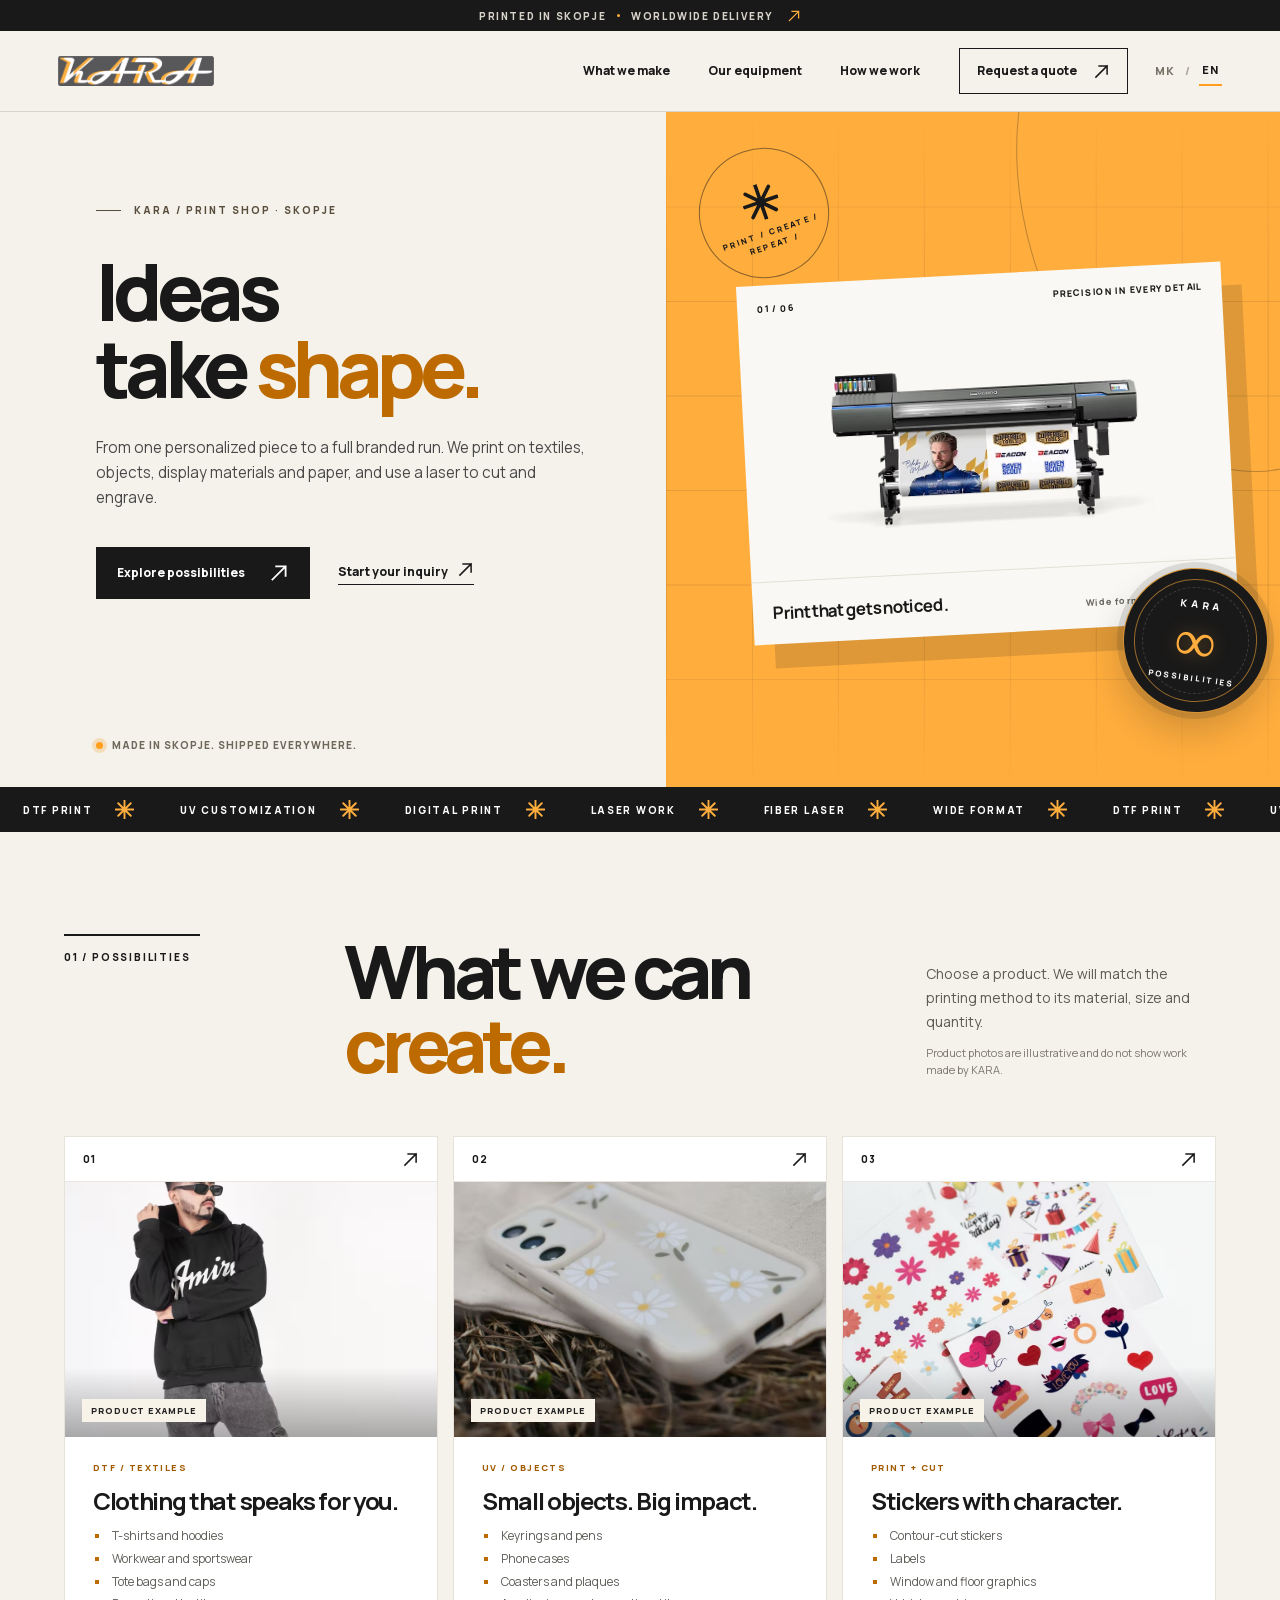
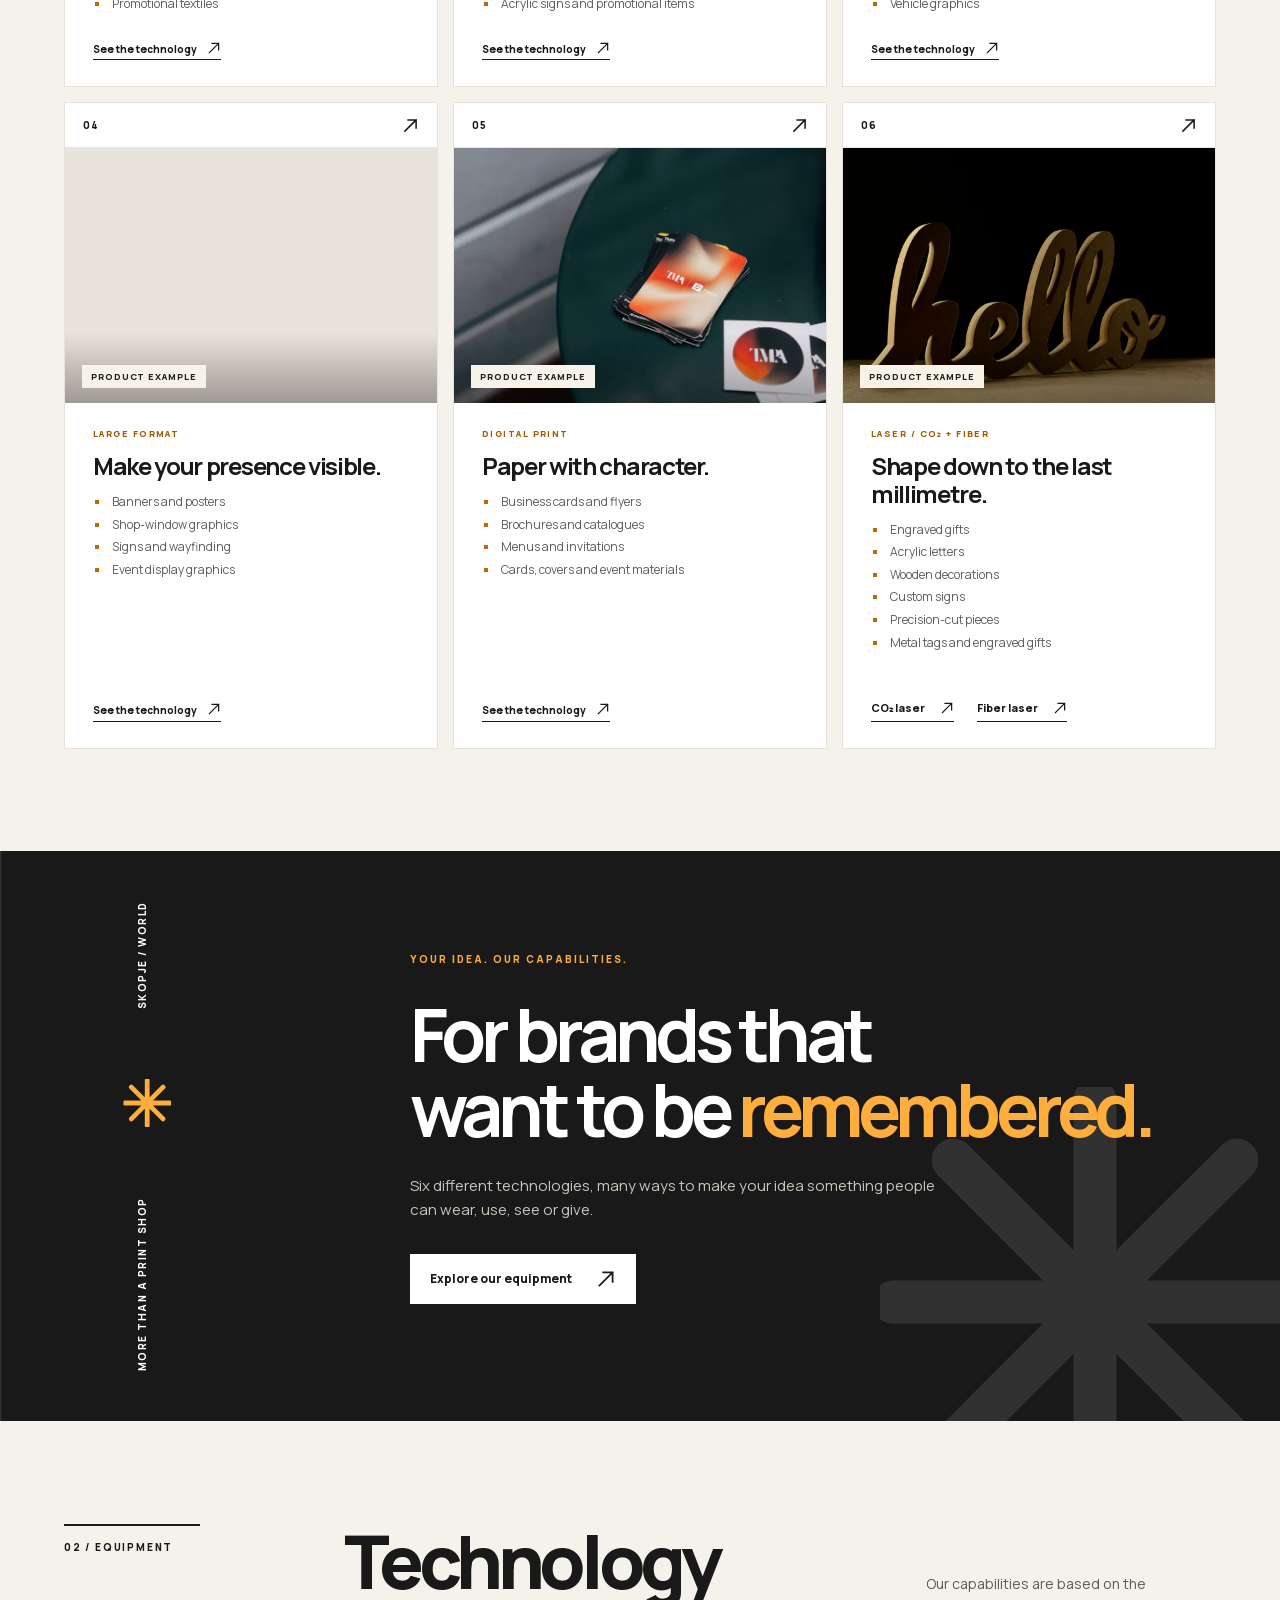
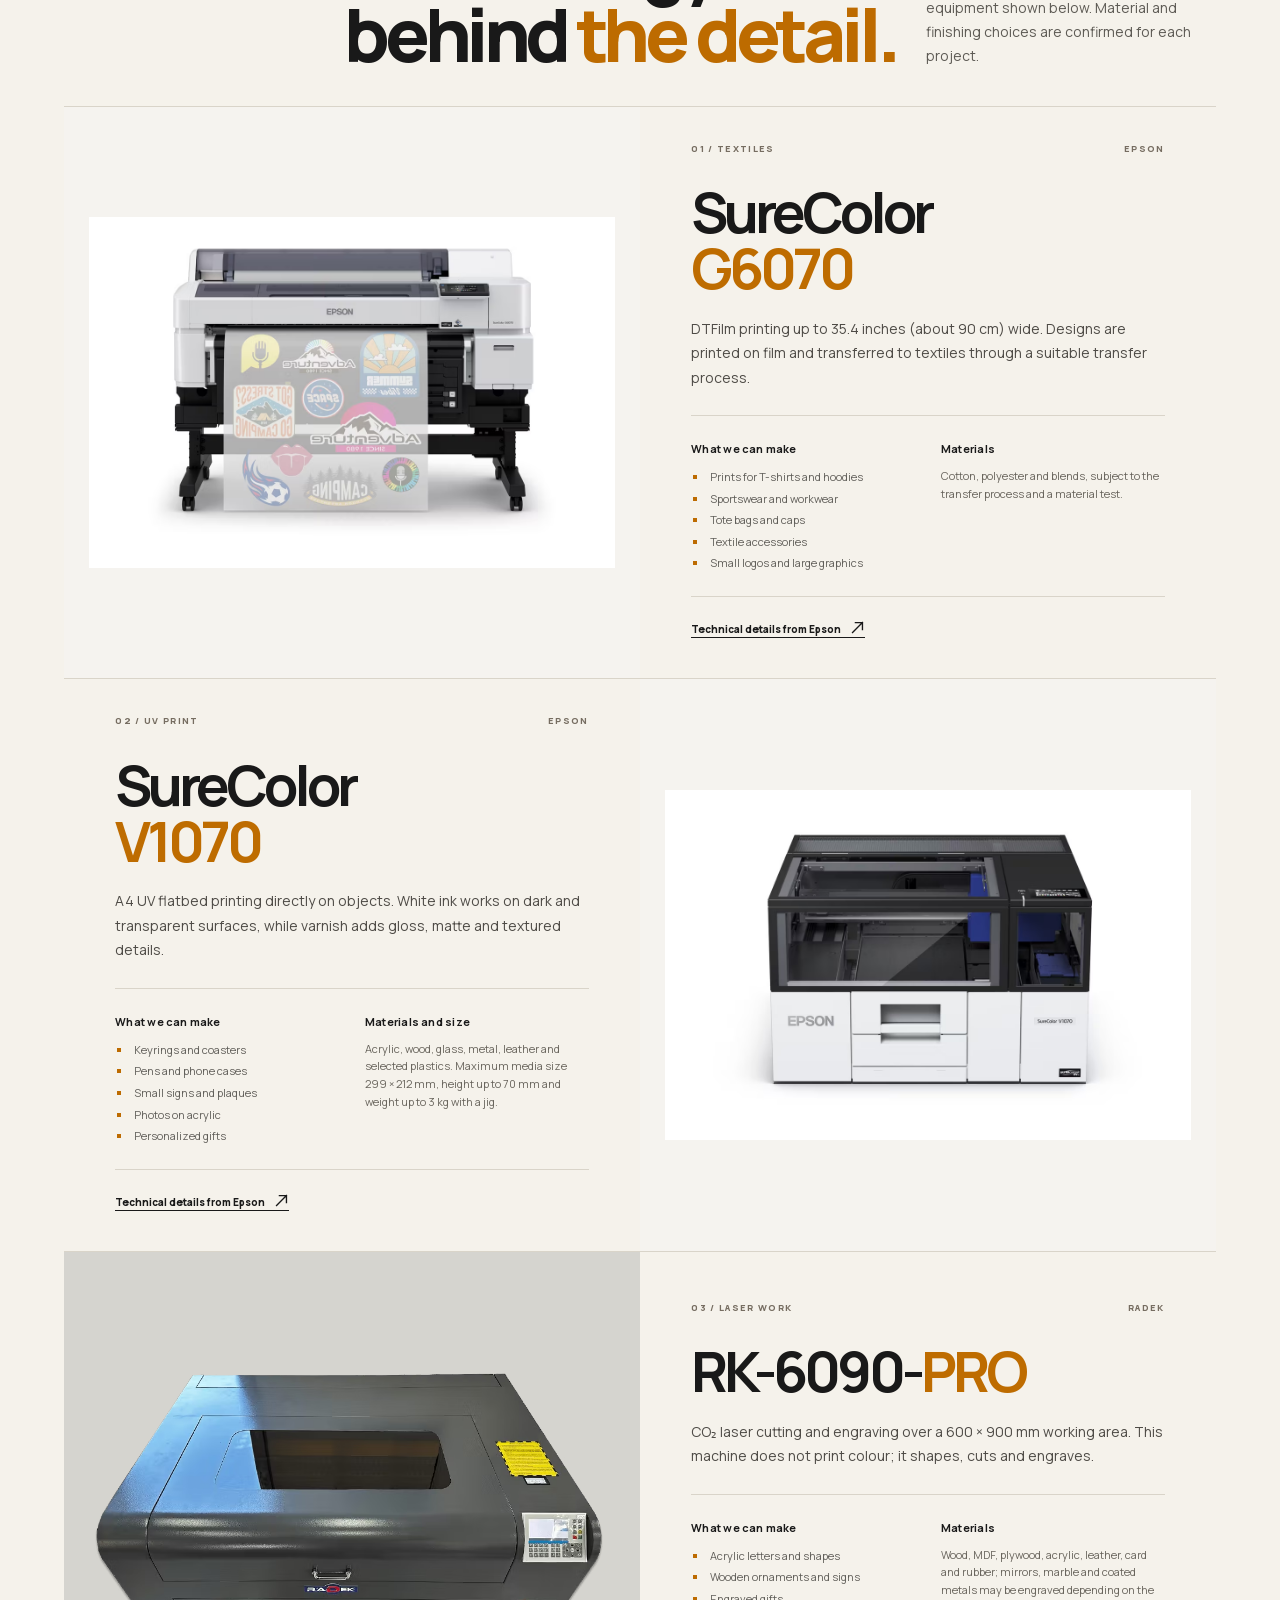
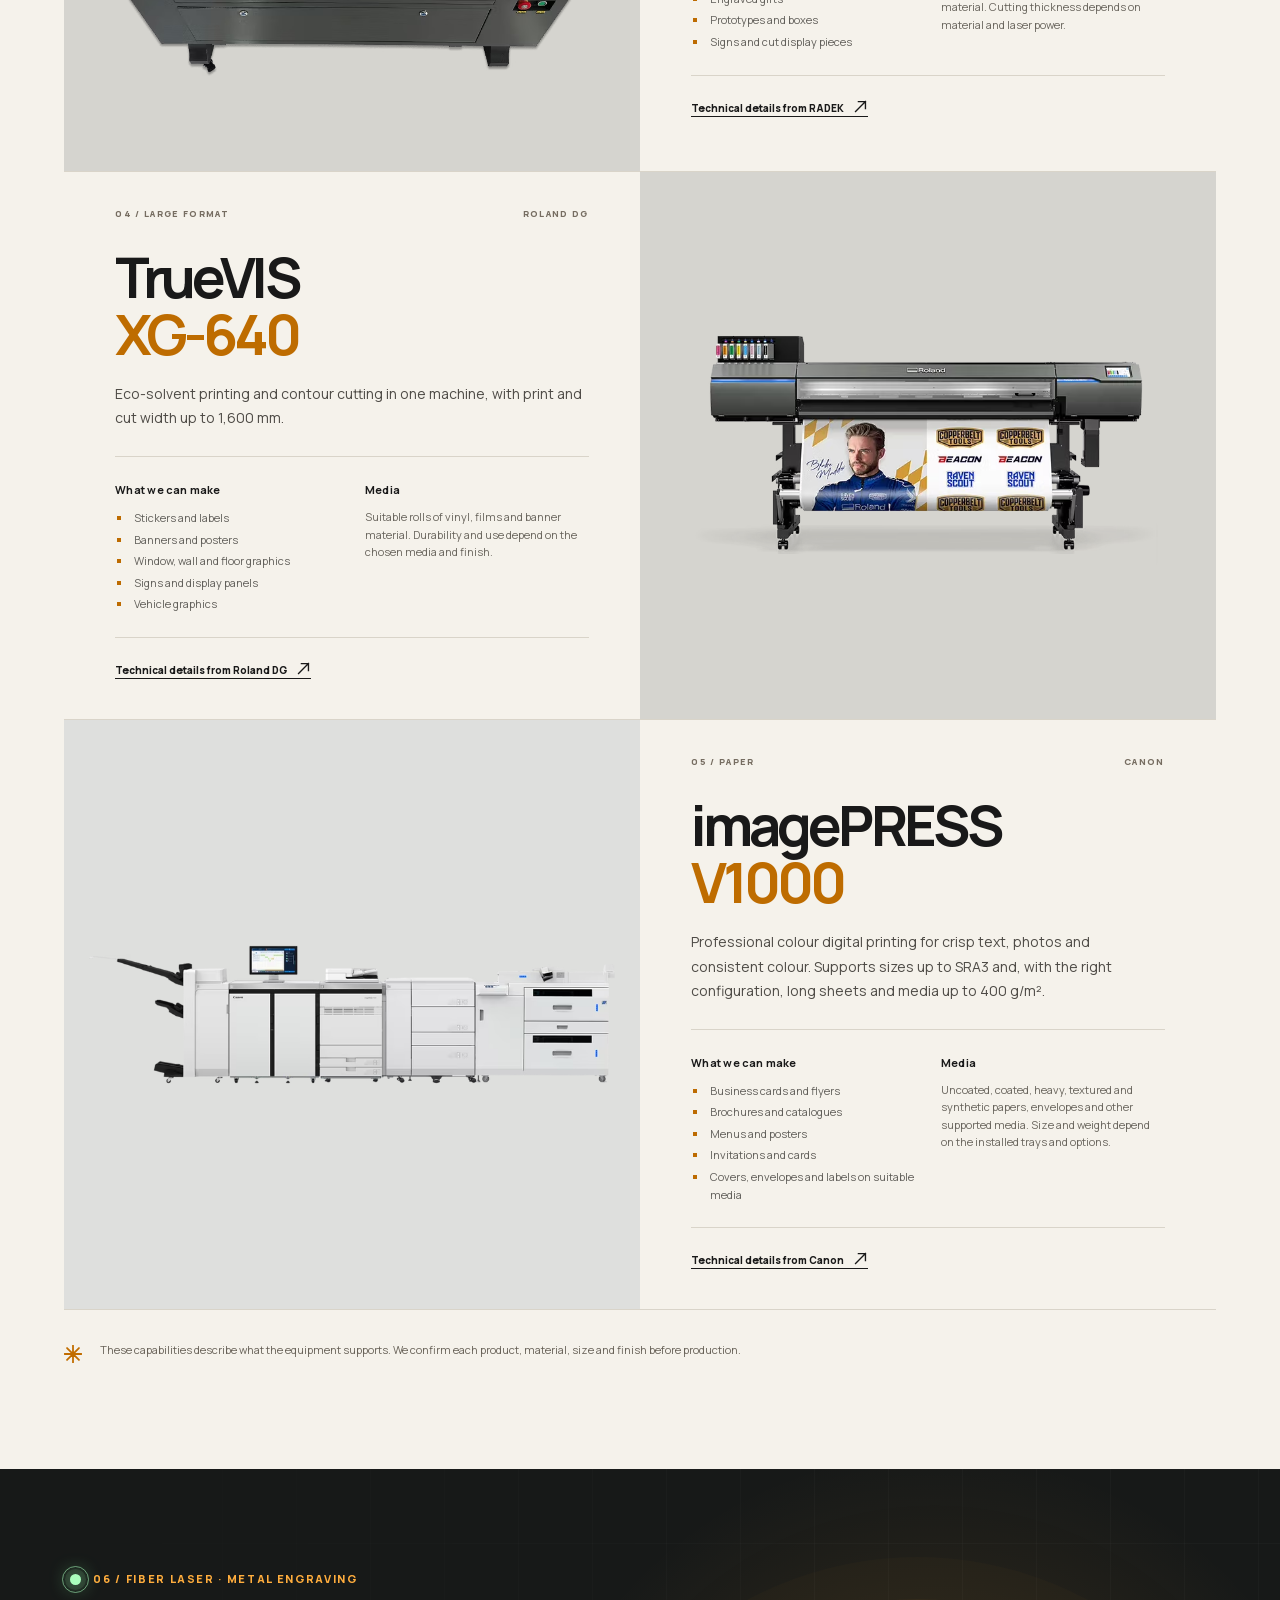
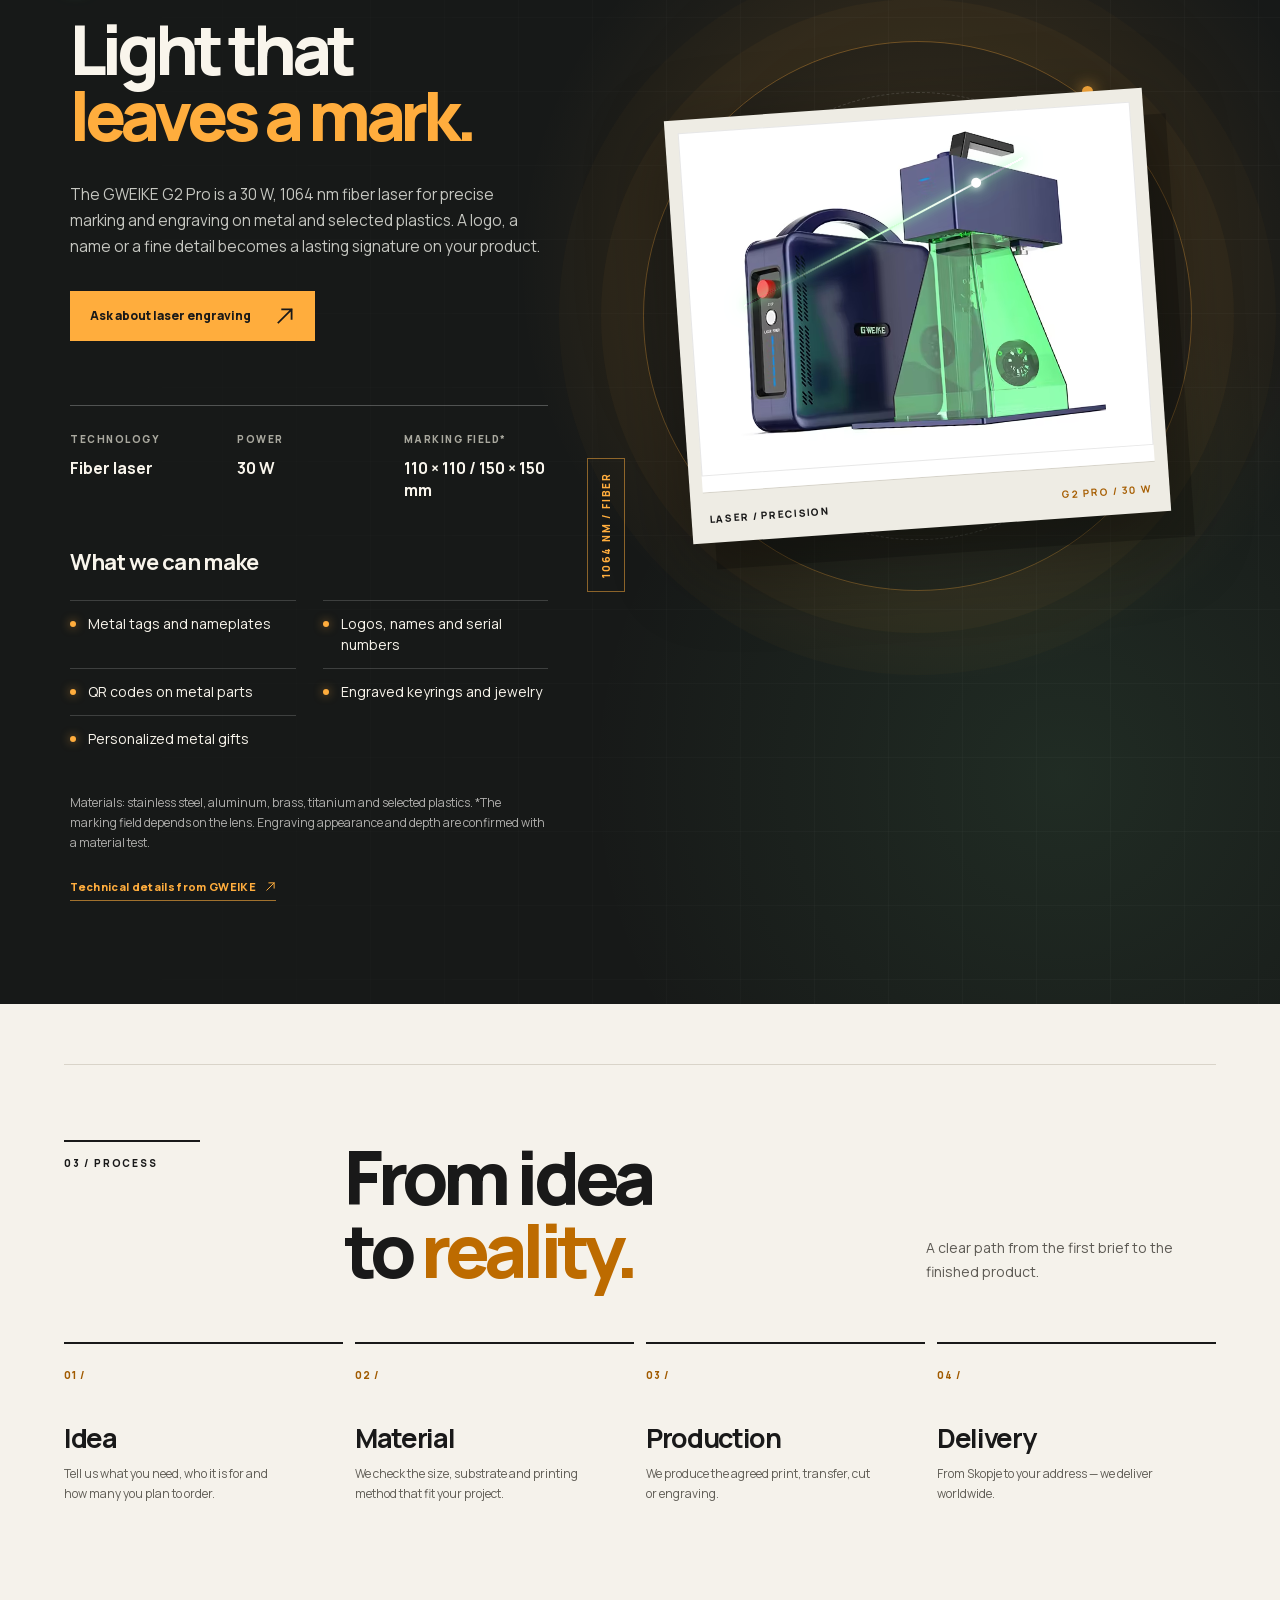
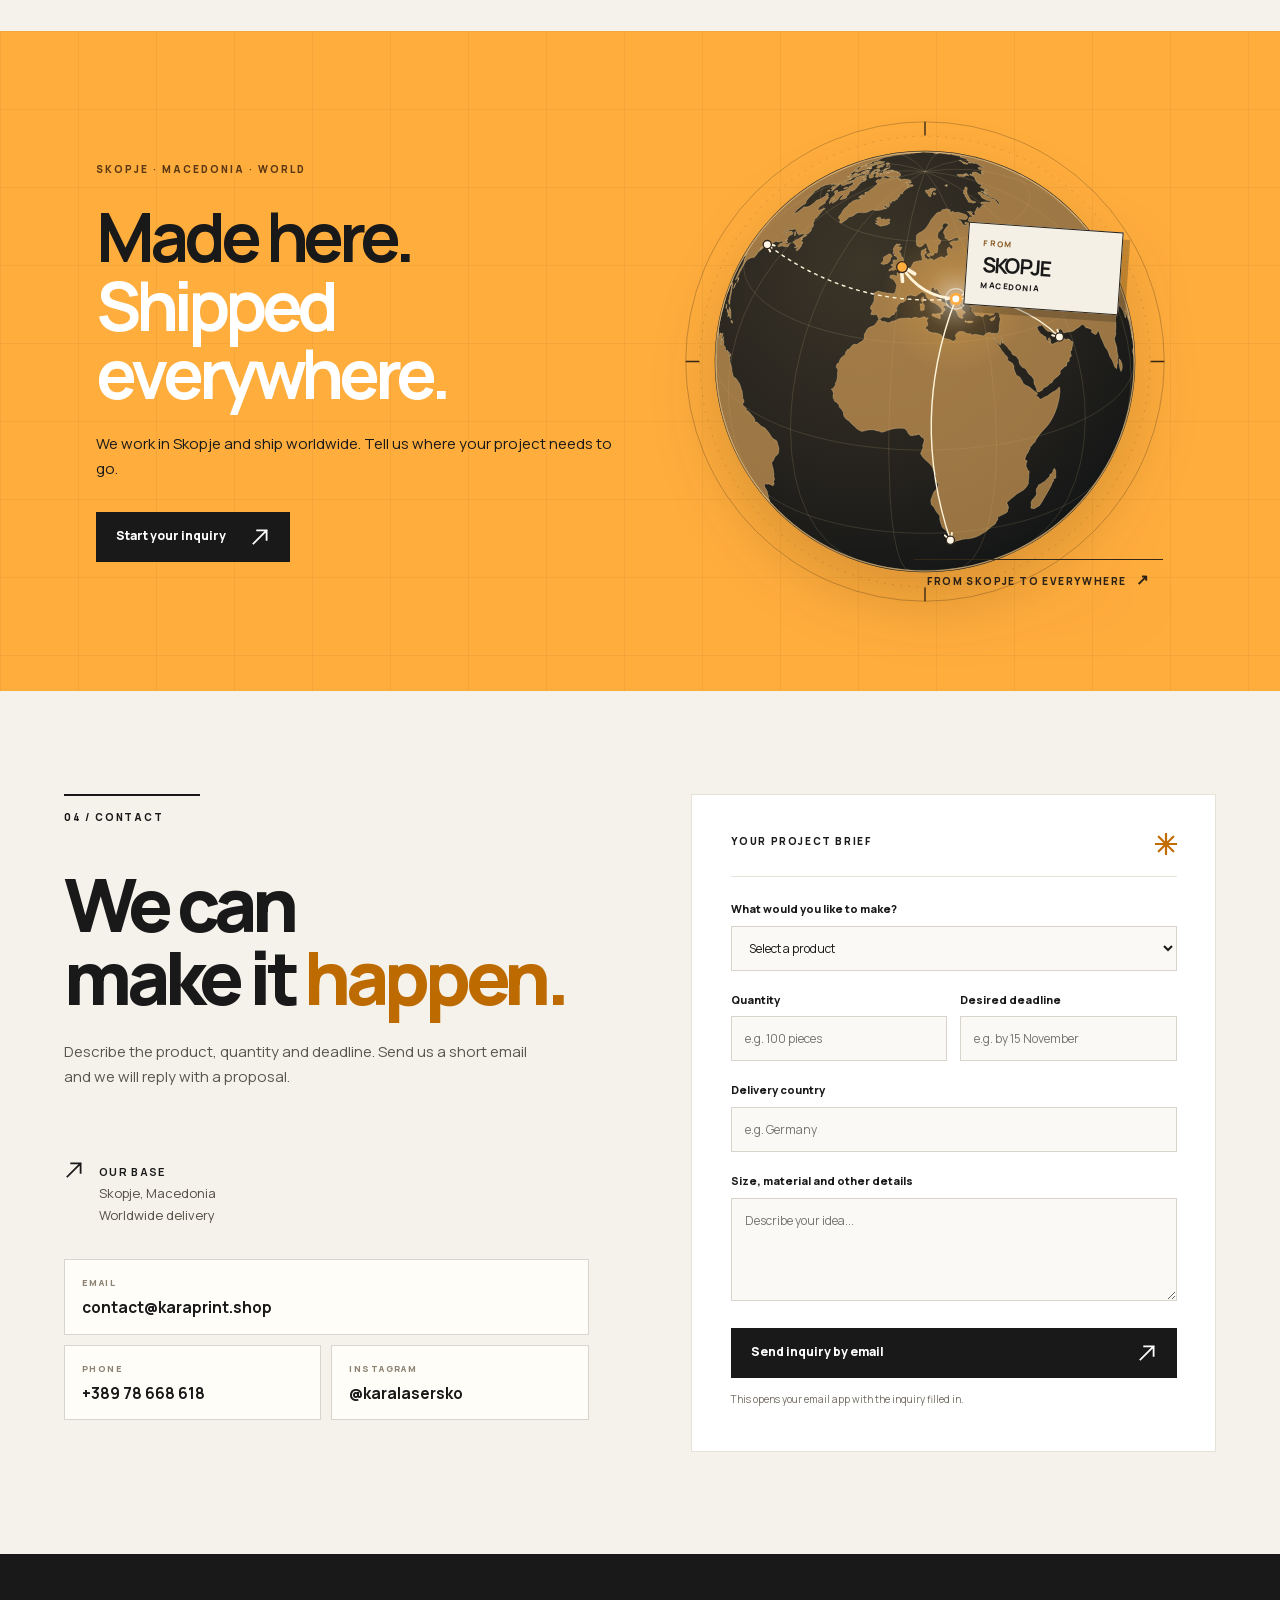
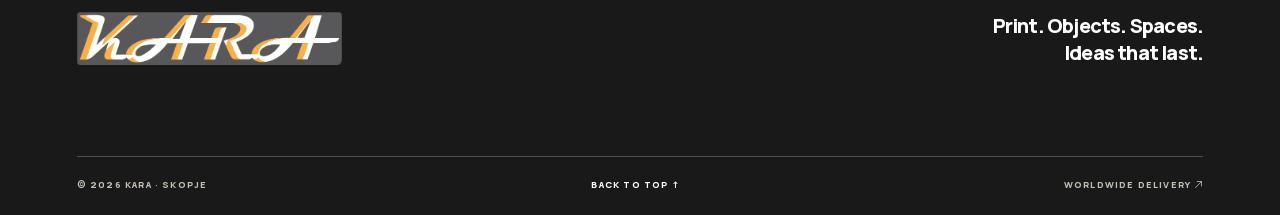
<file: en/index.html>
<!DOCTYPE html>

<html lang="en">
<head>
<meta charset="utf-8"/>
<meta content="width=device-width, initial-scale=1" name="viewport"/>
<meta content="#191919" name="theme-color"/>
<meta content="KARA is a print shop in Skopje for DTF textile printing, UV customization, display graphics, digital printing and laser work. Worldwide delivery. Fiber laser metal engraving." name="description"/>
<link href="https://karaprint.shop/en/" rel="canonical"/><link href="https://karaprint.shop/" hreflang="mk" rel="alternate"/><link href="https://karaprint.shop/en/" hreflang="en" rel="alternate"/><link href="https://karaprint.shop/" hreflang="x-default" rel="alternate"/>
<meta content="https://karaprint.shop/en/" property="og:url"/>
<meta content="KARA — ideas take shape" property="og:title"/>
<meta content="Printing, customization and laser work from Skopje, with worldwide delivery. Fiber laser engraving." property="og:description"/>
<meta content="website" property="og:type"/>
<meta content="KARA" property="og:site_name"/>
<meta content="en_US" property="og:locale"/>
<meta content="https://karaprint.shop/assets/kara-social-preview.png" property="og:image"/>
<meta content="image/png" property="og:image:type"/>
<meta content="1200" property="og:image:width"/>
<meta content="630" property="og:image:height"/>
<meta content="KARA logo" property="og:image:alt"/>
<meta content="summary_large_image" name="twitter:card"/>
<meta content="KARA — ideas take shape" name="twitter:title"/>
<meta content="Printing, customization and laser work from Skopje, with worldwide delivery." name="twitter:description"/>
<meta content="https://karaprint.shop/assets/kara-social-preview.png" name="twitter:image"/>
<title>KARA — print shop in Skopje</title>
<link href="../assets/kara-logo.png" rel="icon" type="image/png"/>
<link href="../assets/manrope-latin.woff2" rel="preload" as="font" type="font/woff2" crossorigin="anonymous"/>
<link href="../styles.css" rel="stylesheet"/>
<script defer="" src="../script.js"></script>
</head>
<body>
<a class="skip-link" href="#main">Skip to content</a>
<div class="topline"><span>Printed in Skopje</span><span aria-hidden="true" class="topline-dot"></span><span>Worldwide delivery</span><span aria-hidden="true" class="topline-arrow arrow-mark"></span></div>
<header class="site-header" id="top">
<a aria-label="KARA — home" class="brand" href="#top"><img alt="KARA" height="133" src="../assets/kara-logo.png" width="670"/></a>
<nav aria-label="Main navigation" class="primary-nav" id="primary-nav">
<a href="#moznosti">What we make</a>
<a href="#oprema">Our equipment</a>
<a href="#proces">How we work</a>
<a class="nav-cta" href="#kontakt">Request a quote <span aria-hidden="true" class="arrow-mark"></span></a>
</nav><div aria-label="Language / Јазик" class="language-switch"><a href="/" lang="mk">MK</a><span aria-hidden="true">/</span><a aria-current="page" href="/en/" lang="en">EN</a></div><button aria-controls="primary-nav" aria-expanded="false" aria-label="Open menu" class="menu-toggle" type="button"><span></span><span></span></button>
</header>
<main id="main">
<section aria-labelledby="hero-title" class="hero">
<div class="hero-copy">
<p class="eyebrow"><span class="eyebrow-line"></span> KARA / PRINT SHOP · SKOPJE</p>
<h1 id="hero-title">Ideas<br/>take <em>shape.</em></h1>
<p class="hero-lead">From one personalized piece to a full branded run. We print on textiles, objects, display materials and paper, and use a laser to cut and engrave.</p>
<div class="hero-actions"><a class="button button-dark" href="#moznosti">Explore possibilities <span aria-hidden="true" class="arrow-mark"></span></a><a class="text-link" href="#kontakt">Start your inquiry <span aria-hidden="true" class="arrow-mark"></span></a></div>
<div class="hero-bottom"><span aria-hidden="true" class="status-dot"></span><span>Made in Skopje. Shipped everywhere.</span></div>
</div>
<div aria-label="Collage of print materials and equipment" class="hero-art">
<div aria-hidden="true" class="hero-art-grid"></div>
<div aria-hidden="true" class="hero-orbit"><span>PRINT / CREATE / REPEAT /</span></div>
<div class="hero-figure"><div class="hero-figure-top"><span>01 / 06</span><span>PRECISION IN EVERY DETAIL</span></div><picture><source srcset="../assets/roland-xg-640.avif" type="image/avif"/><img alt="Roland TrueVIS XG-640 wide-format printer and contour cutter" height="533" src="../assets/roland-xg-640.png" width="800" decoding="async"/></picture><div class="hero-figure-bottom"><strong>Print that gets noticed.</strong><span>Wide format / print + cut</span></div></div>
<div aria-hidden="true" class="hero-stamp"><span>KARA</span><strong>∞</strong><small>POSSIBILITIES</small></div>
</div>
</section>
<div aria-hidden="true" class="ticker"><div class="ticker-track"><div class="ticker-group"><span class="ticker-item">DTF PRINT<span aria-hidden="true" class="asterisk"></span></span><span class="ticker-item">UV CUSTOMIZATION<span aria-hidden="true" class="asterisk"></span></span><span class="ticker-item">DIGITAL PRINT<span aria-hidden="true" class="asterisk"></span></span><span class="ticker-item">LASER WORK<span aria-hidden="true" class="asterisk"></span></span><span class="ticker-item">FIBER LASER<span aria-hidden="true" class="asterisk"></span></span><span class="ticker-item">WIDE FORMAT<span aria-hidden="true" class="asterisk"></span></span></div></div></div>
<section aria-labelledby="poss-title" class="intro section-shell" id="moznosti">
<div class="section-heading"><p class="section-kicker"><span>01 / POSSIBILITIES</span></p><h2 id="poss-title">What we can<br/><i>create.</i></h2><p>Choose a product. We will match the printing method to its material, size and quantity.<span class="photo-note">Product photos are illustrative and do not show work made by KARA.</span></p></div>
<div class="service-grid">
<article class="service-card service-card-feature"><div class="service-top"><span>01</span><span aria-hidden="true" class="service-icon arrow-mark"></span></div><div class="service-visual product-photo"><picture><source srcset="../assets/product-textile.avif" type="image/avif"/><img alt="Printed black hoodie as an example of personalized textiles" loading="lazy" src="../assets/product-textile.jpg" style="object-position:50% 23%" decoding="async"/></picture><span class="product-photo-label">PRODUCT EXAMPLE</span></div><div class="service-body"><p class="service-tag">DTF / TEXTILES</p><h3>Clothing that speaks for you.</h3><ul class="product-list"><li>T-shirts and hoodies</li><li>Workwear and sportswear</li><li>Tote bags and caps</li><li>Promotional textiles</li></ul><a href="#machine-g6070">See the technology <span aria-hidden="true" class="arrow-mark"></span></a></div></article>
<article class="service-card"><div class="service-top"><span>02</span><span aria-hidden="true" class="service-icon arrow-mark"></span></div><div class="service-visual product-photo"><picture><source srcset="../assets/product-uv.avif" type="image/avif"/><img alt="Floral phone case as an example of UV customization" loading="lazy" src="../assets/product-uv.jpg" style="object-position:50% 63%" decoding="async"/></picture><span class="product-photo-label">PRODUCT EXAMPLE</span></div><div class="service-body"><p class="service-tag">UV / OBJECTS</p><h3>Small objects. Big impact.</h3><ul class="product-list"><li>Keyrings and pens</li><li>Phone cases</li><li>Coasters and plaques</li><li>Acrylic signs and promotional items</li></ul><a href="#machine-v1070">See the technology <span aria-hidden="true" class="arrow-mark"></span></a></div></article>
<article class="service-card"><div class="service-top"><span>03</span><span aria-hidden="true" class="service-icon arrow-mark"></span></div><div class="service-visual product-photo"><picture><source srcset="../assets/product-stickers.avif" type="image/avif"/><img alt="Sheets of printed decorative stickers" loading="lazy" src="../assets/product-stickers.jpg" style="object-position:50% 53%" decoding="async"/></picture><span class="product-photo-label">PRODUCT EXAMPLE</span></div><div class="service-body"><p class="service-tag">PRINT + CUT</p><h3>Stickers with character.</h3><ul class="product-list"><li>Contour-cut stickers</li><li>Labels</li><li>Window and floor graphics</li><li>Vehicle graphics</li></ul><a href="#machine-xg640">See the technology <span aria-hidden="true" class="arrow-mark"></span></a></div></article>
<article class="service-card"><div class="service-top"><span>04</span><span aria-hidden="true" class="service-icon arrow-mark"></span></div><div class="service-visual product-photo"><picture><source srcset="../assets/product-large-format.avif" type="image/avif"/><img alt="Printed posters displayed on an exterior wall" loading="lazy" src="../assets/product-large-format.jpg" style="object-position:50% 34%" decoding="async"/></picture><span class="product-photo-label">PRODUCT EXAMPLE</span></div><div class="service-body"><p class="service-tag">LARGE FORMAT</p><h3>Make your presence visible.</h3><ul class="product-list"><li>Banners and posters</li><li>Shop-window graphics</li><li>Signs and wayfinding</li><li>Event display graphics</li></ul><a href="#machine-xg640">See the technology <span aria-hidden="true" class="arrow-mark"></span></a></div></article>
<article class="service-card"><div class="service-top"><span>05</span><span aria-hidden="true" class="service-icon arrow-mark"></span></div><div class="service-visual product-photo"><picture><source srcset="../assets/product-digital.avif" type="image/avif"/><img alt="Printed business cards arranged on a table" loading="lazy" src="../assets/product-digital.jpg" style="object-position:50% 60%" decoding="async"/></picture><span class="product-photo-label">PRODUCT EXAMPLE</span></div><div class="service-body"><p class="service-tag">DIGITAL PRINT</p><h3>Paper with character.</h3><ul class="product-list"><li>Business cards and flyers</li><li>Brochures and catalogues</li><li>Menus and invitations</li><li>Cards, covers and event materials</li></ul><a href="#machine-v1000">See the technology <span aria-hidden="true" class="arrow-mark"></span></a></div></article>
<article class="service-card"><div class="service-top"><span>06</span><span aria-hidden="true" class="service-icon arrow-mark"></span></div><div class="service-visual product-photo"><picture><source srcset="../assets/product-laser.avif" type="image/avif"/><img alt="Laser-cut wooden decorative sign" loading="lazy" src="../assets/product-laser.jpg" style="object-position:50% 50%" decoding="async"/></picture><span class="product-photo-label">PRODUCT EXAMPLE</span></div><div class="service-body"><p class="service-tag">LASER / CO₂ + FIBER</p><h3>Shape down to the last millimetre.</h3><ul class="product-list"><li>Engraved gifts</li><li>Acrylic letters</li><li>Wooden decorations</li><li>Custom signs</li><li>Precision-cut pieces</li><li>Metal tags and engraved gifts</li></ul><div class="service-links"><a href="#machine-rk6090">CO₂ laser <span aria-hidden="true" class="arrow-mark"></span></a><a href="#machine-g2pro">Fiber laser <span aria-hidden="true" class="arrow-mark"></span></a></div></div></article>
</div>
</section>
<section aria-labelledby="statement-title" class="statement"><div class="statement-side">MORE THAN A PRINT SHOP <span><span aria-hidden="true" class="asterisk"></span></span> SKOPJE / WORLD</div><div class="statement-main"><p class="eyebrow">YOUR IDEA. OUR CAPABILITIES.</p><h2 id="statement-title">For brands that<br/>want to be <em>remembered.</em></h2><p>Six different technologies, many ways to make your idea something people can wear, use, see or give.</p><a class="button button-light" href="#oprema">Explore our equipment <span aria-hidden="true" class="arrow-mark"></span></a></div><span aria-hidden="true" class="statement-star"><span aria-hidden="true" class="asterisk"></span></span></section>
<section aria-labelledby="equipment-title" class="equipment section-shell" id="oprema">
<div class="section-heading equipment-heading"><p class="section-kicker"><span>02 / EQUIPMENT</span></p><h2 id="equipment-title">Technology<br/>behind <i>the detail.</i></h2><p>Our capabilities are based on the equipment shown below. Material and finishing choices are confirmed for each project.</p></div>
<article class="machine" id="machine-g6070"><div class="machine-photo photo-white"><picture><source srcset="../assets/epson-g6070.avif" type="image/avif"/><img alt="Epson SureColor G6070 DTF printer" height="800" loading="lazy" src="../assets/epson-g6070.png" width="1200" decoding="async"/></picture></div><div class="machine-copy"><div class="machine-meta"><span>01 / TEXTILES</span><span>EPSON</span></div><h3>SureColor<br/><em>G6070</em></h3><p class="machine-desc">DTFilm printing up to 35.4 inches (about 90 cm) wide. Designs are printed on film and transferred to textiles through a suitable transfer process.</p><div class="machine-info"><div><strong>What we can make</strong><ul class="machine-product-list"><li>Prints for T-shirts and hoodies</li><li>Sportswear and workwear</li><li>Tote bags and caps</li><li>Textile accessories</li><li>Small logos and large graphics</li></ul></div><div><strong>Materials</strong><p>Cotton, polyester and blends, subject to the transfer process and a material test.</p></div></div><a class="source-link" href="https://epson.com/For-Work/Printers/Large-Format/SureColor-G6070-35%22-DTFilm-Printer/p/SCG6070SE" rel="noopener noreferrer" target="_blank">Technical details from Epson <span aria-hidden="true" class="arrow-mark"></span></a></div></article>
<article class="machine reverse" id="machine-v1070"><div class="machine-photo photo-white"><picture><source srcset="../assets/epson-v1070.avif" type="image/avif"/><img alt="Epson SureColor V1070 desktop UV printer" height="800" loading="lazy" src="../assets/epson-v1070.png" width="1200" decoding="async"/></picture></div><div class="machine-copy"><div class="machine-meta"><span>02 / UV PRINT</span><span>EPSON</span></div><h3>SureColor<br/><em>V1070</em></h3><p class="machine-desc">A4 UV flatbed printing directly on objects. White ink works on dark and transparent surfaces, while varnish adds gloss, matte and textured details.</p><div class="machine-info"><div><strong>What we can make</strong><ul class="machine-product-list"><li>Keyrings and coasters</li><li>Pens and phone cases</li><li>Small signs and plaques</li><li>Photos on acrylic</li><li>Personalized gifts</li></ul></div><div><strong>Materials and size</strong><p>Acrylic, wood, glass, metal, leather and selected plastics. Maximum media size 299 × 212 mm, height up to 70 mm and weight up to 3 kg with a jig.</p></div></div><a class="source-link" href="https://epson.com/For-Work/Printers/Large-Format/SureColor-V1070-Desktop-UV-Flatbed-Printer/p/SCV1070PE" rel="noopener noreferrer" target="_blank">Technical details from Epson <span aria-hidden="true" class="arrow-mark"></span></a></div></article>
<article class="machine" id="machine-rk6090"><div class="machine-photo photo-dark"><picture><source srcset="../assets/rk-6090-pro.avif" type="image/avif"/><img alt="RADEK RK-6090-PRO CO₂ laser cutter and engraver" height="700" loading="lazy" src="../assets/rk-6090-pro.png" width="900" decoding="async"/></picture></div><div class="machine-copy"><div class="machine-meta"><span>03 / LASER WORK</span><span>RADEK</span></div><h3>RK-6090-<em>PRO</em></h3><p class="machine-desc">CO₂ laser cutting and engraving over a 600 × 900 mm working area. This machine does not print colour; it shapes, cuts and engraves.</p><div class="machine-info"><div><strong>What we can make</strong><ul class="machine-product-list"><li>Acrylic letters and shapes</li><li>Wooden ornaments and signs</li><li>Engraved gifts</li><li>Prototypes and boxes</li><li>Signs and cut display pieces</li></ul></div><div><strong>Materials</strong><p>Wood, MDF, plywood, acrylic, leather, card and rubber; mirrors, marble and coated metals may be engraved depending on the material. Cutting thickness depends on material and laser power.</p></div></div><a class="source-link" href="https://www.radekglobal.com/co2-laser-rk-6090-pro/" rel="noopener noreferrer" target="_blank">Technical details from RADEK <span aria-hidden="true" class="arrow-mark"></span></a></div></article>
<article class="machine reverse" id="machine-xg640"><div class="machine-photo photo-dark"><picture><source srcset="../assets/roland-xg-640.avif" type="image/avif"/><img alt="Roland TrueVIS XG-640 wide-format printer and cutter" height="533" loading="lazy" src="../assets/roland-xg-640.png" width="800" decoding="async"/></picture></div><div class="machine-copy"><div class="machine-meta"><span>04 / LARGE FORMAT</span><span>ROLAND DG</span></div><h3>TrueVIS<br/><em>XG-640</em></h3><p class="machine-desc">Eco-solvent printing and contour cutting in one machine, with print and cut width up to 1,600 mm.</p><div class="machine-info"><div><strong>What we can make</strong><ul class="machine-product-list"><li>Stickers and labels</li><li>Banners and posters</li><li>Window, wall and floor graphics</li><li>Signs and display panels</li><li>Vehicle graphics</li></ul></div><div><strong>Media</strong><p>Suitable rolls of vinyl, films and banner material. Durability and use depend on the chosen media and finish.</p></div></div><a class="source-link" href="https://www.rolanddg.com/products/printers/truevis-xg-640" rel="noopener noreferrer" target="_blank">Technical details from Roland DG <span aria-hidden="true" class="arrow-mark"></span></a></div></article>
<article class="machine" id="machine-v1000"><div class="machine-photo photo-light"><picture><source srcset="../assets/canon-v1000.avif" type="image/avif"/><img alt="Canon imagePRESS V1000 digital printing press" height="600" loading="lazy" src="../assets/canon-v1000.png" width="800" decoding="async"/></picture></div><div class="machine-copy"><div class="machine-meta"><span>05 / PAPER</span><span>CANON</span></div><h3>imagePRESS<br/><em>V1000</em></h3><p class="machine-desc">Professional colour digital printing for crisp text, photos and consistent colour. Supports sizes up to SRA3 and, with the right configuration, long sheets and media up to 400 g/m².</p><div class="machine-info"><div><strong>What we can make</strong><ul class="machine-product-list"><li>Business cards and flyers</li><li>Brochures and catalogues</li><li>Menus and posters</li><li>Invitations and cards</li><li>Covers, envelopes and labels on suitable media</li></ul></div><div><strong>Media</strong><p>Uncoated, coated, heavy, textured and synthetic papers, envelopes and other supported media. Size and weight depend on the installed trays and options.</p></div></div><a class="source-link" href="https://asia.canon/en/business/imagepress-v1000/main/product" rel="noopener noreferrer" target="_blank">Technical details from Canon <span aria-hidden="true" class="arrow-mark"></span></a></div></article>
<p class="equipment-note"><span><span aria-hidden="true" class="asterisk"></span></span> These capabilities describe what the equipment supports. We confirm each product, material, size and finish before production.</p>
</section><section aria-labelledby="fiber-title" class="fiber-feature" id="machine-g2pro">
<div aria-hidden="true" class="fiber-grid"></div>
<div class="fiber-wrap">
<div class="fiber-heading">
<p class="fiber-kicker"><span aria-hidden="true" class="fiber-signal"></span>06 / FIBER LASER · METAL ENGRAVING</p>
<h2 id="fiber-title">Light that<br/><em>leaves a mark.</em></h2>
<p>The GWEIKE G2 Pro is a 30 W, 1064 nm fiber laser for precise marking and engraving on metal and selected plastics. A logo, a name or a fine detail becomes a lasting signature on your product.</p>
<a class="button fiber-cta" href="#kontakt">Ask about laser engraving <span aria-hidden="true" class="arrow-mark"></span></a>
</div>
<div aria-label="GWEIKE G2 Pro fiber laser" class="fiber-stage">
<div aria-hidden="true" class="fiber-orbit"></div>
<div class="fiber-image-card"><picture><source srcset="../assets/gweike-g2-pro.avif" type="image/avif"/><img alt="GWEIKE G2 Pro fiber laser engraver for metal" height="800" loading="lazy" src="../assets/gweike-g2-pro.jpg" width="800" decoding="async"/></picture><div class="fiber-image-caption"><span>LASER / PRECISION</span><strong>G2 PRO / 30 W</strong></div></div>
<span aria-hidden="true" class="fiber-beam"></span><span aria-hidden="true" class="fiber-coordinate">1064 NM / FIBER</span>
</div>
<div class="fiber-details">
<div class="fiber-specs"><div><span>TECHNOLOGY</span><strong>Fiber laser</strong></div><div><span>POWER</span><strong>30 W</strong></div><div><span>MARKING FIELD*</span><strong>110 × 110 / 150 × 150 mm</strong></div></div>
<h3>What we can make</h3>
<ul class="fiber-products"><li>Metal tags and nameplates</li><li>Logos, names and serial numbers</li><li>QR codes on metal parts</li><li>Engraved keyrings and jewelry</li><li>Personalized metal gifts</li></ul>
<p class="fiber-materials">Materials: stainless steel, aluminum, brass, titanium and selected plastics. *The marking field depends on the lens. Engraving appearance and depth are confirmed with a material test.</p>
<a class="fiber-source" href="https://www.gweikecloud.com/products/g2-pro-fiber-laser-engraver" rel="noopener noreferrer" target="_blank">Technical details from GWEIKE <span aria-hidden="true" class="arrow-mark"></span></a>
</div>
</div>
</section>
<section aria-labelledby="process-title" class="process section-shell" id="proces"><div class="section-heading process-heading"><p class="section-kicker"><span>03 / PROCESS</span></p><h2 id="process-title">From idea<br/>to <i>reality.</i></h2><p>A clear path from the first brief to the finished product.</p></div><div class="process-steps"><div class="process-step"><span>01 /</span><h3>Idea</h3><p>Tell us what you need, who it is for and how many you plan to order.</p></div><div class="process-step"><span>02 /</span><h3>Material</h3><p>We check the size, substrate and printing method that fit your project.</p></div><div class="process-step"><span>03 /</span><h3>Production</h3><p>We produce the agreed print, transfer, cut or engraving.</p></div><div class="process-step"><span>04 /</span><h3>Delivery</h3><p>From Skopje to your address — we deliver worldwide.</p></div></div></section>
<section aria-labelledby="world-title" class="worldwide" id="worldwide"><div class="world-copy"><p class="eyebrow">SKOPJE · MACEDONIA · WORLD</p><h2 id="world-title">Made here.<br/><em>Shipped everywhere.</em></h2><p>We work in Skopje and ship worldwide. Tell us where your project needs to go.</p><a class="button button-orange" href="#kontakt">Start your inquiry <span aria-hidden="true" class="arrow-mark"></span></a></div><div class="world-visual"><img class="world-globe" src="../assets/worldwide-globe.svg" alt="Globe with Skopje as the origin and routes to England, the United States, the UAE, India and South Africa" loading="lazy" width="760" height="760"/><div class="world-map-tag world-map-origin"><span>FROM</span><strong>SKOPJE</strong><small>MACEDONIA</small></div><p class="world-route-note">FROM SKOPJE TO EVERYWHERE <span aria-hidden="true">↗</span></p></div></section>
<section aria-labelledby="contact-title" class="contact section-shell" id="kontakt"><div class="contact-copy"><p class="section-kicker"><span>04 / CONTACT</span></p><h2 id="contact-title">We can<br/>make it <i>happen.</i></h2><p>Describe the product, quantity and deadline. Send us a short email and we will reply with a proposal.</p><div class="contact-location"><span aria-hidden="true" class="location-icon arrow-mark"></span><span><strong>Our base</strong><br/>Skopje, Macedonia<br/>Worldwide delivery</span></div><div class="contact-channels"><a href="mailto:contact@karaprint.shop"><span>EMAIL</span><strong>contact@karaprint.shop</strong></a><a href="tel:+38978668618"><span>PHONE</span><strong>+389 78 668 618</strong></a><a href="https://www.instagram.com/karalasersko/" target="_blank" rel="noopener noreferrer"><span>INSTAGRAM</span><strong>@karalasersko</strong></a></div></div><form class="brief-form" id="brief-form"><div class="form-heading"><span>YOUR PROJECT BRIEF</span><span><span aria-hidden="true" class="asterisk"></span></span></div><label for="project-type">What would you like to make?</label><select id="project-type" name="project-type" required=""><option value="">Select a product</option><option>Textile printing / DTF</option><option>UV customization of objects</option><option>Stickers or labels</option><option>Banner / poster / display graphic</option><option>Digital printing on paper</option><option>Laser cutting or engraving</option><option>Fiber laser engraving on metal</option><option>Other</option></select><div class="form-row"><div><label for="quantity">Quantity</label><input id="quantity" name="quantity" placeholder="e.g. 100 pieces" type="text"/></div><div><label for="deadline">Desired deadline</label><input id="deadline" name="deadline" placeholder="e.g. by 15 November" type="text"/></div></div><label for="destination">Delivery country</label><input id="destination" name="destination" placeholder="e.g. Germany" type="text"/><label for="details">Size, material and other details</label><textarea id="details" name="details" placeholder="Describe your idea..." rows="4"></textarea><button class="button button-dark form-submit" type="submit">Send inquiry by email <span aria-hidden="true" class="arrow-mark"></span></button><p class="form-note">This opens your email app with the inquiry filled in.</p><p aria-live="polite" class="form-feedback" id="form-feedback" role="status"></p></form></section>
</main>
<footer class="site-footer"><div class="footer-top"><a aria-label="KARA — back to top" class="footer-logo" href="#top"><img alt="KARA" height="133" src="../assets/kara-logo.png" width="670"/></a><p>Print. Objects. Spaces.<br/>Ideas that last.</p></div><div class="footer-bottom"><span>© <span id="year">2026</span> KARA · Skopje</span><a href="#top">Back to top ↑</a><span>Worldwide delivery <span aria-hidden="true" class="arrow-mark"></span></span></div></footer>
</body>
</html>
</file>
<file: styles.css>
@font-face{font-family:Manrope;font-style:normal;font-weight:400 800;font-display:swap;src:url("assets/manrope-cyrillic.woff2") format("woff2");unicode-range:U+0301,U+0400-052F,U+1C80-1C8A,U+2116}
@font-face{font-family:Manrope;font-style:normal;font-weight:400 800;font-display:swap;src:url("assets/manrope-latin.woff2") format("woff2");unicode-range:U+0000-00FF,U+0131,U+0152-0153,U+02BB-02BC,U+02C6,U+02DA,U+02DC,U+0304,U+0308,U+0329,U+2000-206F,U+20AC,U+2122,U+2191,U+2193,U+2212,U+2215,U+FEFF,U+FFFD}
:root{--ink:#191919;--ink-soft:#484848;--paper:#f5f2eb;--paper-deep:#eae5da;--orange:#ffad3d;--orange-hot:#ff9f1c;--line:#d9d4c9;--white:#fff;--max:1520px}
*{box-sizing:border-box}
html{scroll-behavior:smooth;scroll-padding-top:94px}
body{margin:0;background:var(--paper);color:var(--ink);font-family:Manrope,Arial,sans-serif;font-size:15px;line-height:1.6;overflow-x:hidden}
img{display:block;max-width:100%}a{color:inherit;text-decoration:none}button,input,textarea,select{font:inherit}button{cursor:pointer}::selection{background:var(--orange);color:var(--ink)}
.skip-link{position:absolute;left:15px;top:-60px;z-index:100;background:var(--orange);padding:8px 12px}.skip-link:focus{top:10px}
.topline{height:31px;background:var(--ink);color:#d8d4cc;display:flex;justify-content:center;align-items:center;gap:11px;font-size:10px;letter-spacing:.16em;text-transform:uppercase;font-weight:800}.topline-dot{width:3px;height:3px;border-radius:50%;background:var(--orange)}.topline-arrow{color:var(--orange);font-size:14px;margin-left:2px}
.site-header{height:81px;padding:0 clamp(22px,4.5vw,76px);display:flex;align-items:center;justify-content:space-between;background:rgba(245,242,235,.96);border-bottom:1px solid var(--line);position:sticky;top:0;z-index:50;backdrop-filter:blur(18px)}
.brand{width:156px;display:block}.brand img{width:100%;height:auto;border-radius:2px}.primary-nav{display:flex;align-items:center;gap:clamp(17px,3vw,44px);font-size:12px;font-weight:800}.primary-nav>a:not(.nav-cta){transition:color .2s}.primary-nav>a:hover:not(.nav-cta){color:#ac6200}.nav-cta{padding:12px 17px;border:1px solid var(--ink);display:flex;gap:16px;align-items:center;transition:background .2s,color .2s}.nav-cta:hover{background:var(--ink);color:var(--white)}.nav-cta span{font-size:17px;font-weight:500}.menu-toggle{display:none}
.hero{min-height:675px;display:grid;grid-template-columns:52% 48%;max-width:1900px;margin:auto}.hero-copy{padding:clamp(55px,7vw,112px) clamp(28px,5.3vw,100px) 34px clamp(28px,7.5vw,140px);display:flex;flex-direction:column}.eyebrow{margin:0;color:#594e3d;font-size:10px;letter-spacing:.2em;font-weight:800}.eyebrow-line{display:inline-block;width:25px;height:1px;background:currentColor;vertical-align:middle;margin-right:9px}.hero h1{font-size:clamp(55px,6.2vw,112px);line-height:.98;letter-spacing:-.075em;margin:34px 0 29px;font-weight:800}.hero h1 em,.section-heading h2 i,.contact h2 i{font-style:normal;color:#bd6b00}.hero-lead{font-size:clamp(15px,1.18vw,19px);line-height:1.65;max-width:610px;color:var(--ink-soft);margin:0}.hero-actions{display:flex;align-items:center;gap:28px;flex-wrap:wrap;margin-top:36px}.button{display:inline-flex;justify-content:space-between;align-items:center;gap:24px;padding:15px 20px;font-size:12px;font-weight:800;line-height:1.2;transition:transform .2s,background .2s,color .2s}.button:hover{transform:translateY(-3px)}.button span{font-size:20px;font-weight:400;line-height:0}.button-dark{background:var(--ink);color:white;border:1px solid var(--ink)}.button-dark:hover{background:#383838}.text-link{font-size:12px;font-weight:800;border-bottom:1px solid var(--ink);padding-bottom:3px}.text-link span{font-size:17px;margin-left:7px}.hero-bottom{display:flex;align-items:center;gap:9px;font-size:10px;letter-spacing:.1em;font-weight:800;color:#6e675c;text-transform:uppercase;margin-top:auto;padding-top:48px}.status-dot{width:7px;height:7px;background:var(--orange-hot);border-radius:50%;box-shadow:0 0 0 4px #f4ddbb}
.hero-art{position:relative;min-height:625px;overflow:hidden;background:var(--orange)}.hero-art-grid{position:absolute;inset:0;background-image:linear-gradient(rgba(37,31,19,.12) 1px,transparent 1px),linear-gradient(90deg,rgba(37,31,19,.12) 1px,transparent 1px);background-size:14% 14%;mask-image:linear-gradient(to bottom,transparent,#000 30%,#000 75%,transparent)}.hero-art:after{content:"";position:absolute;width:60%;height:80%;border:1px solid rgba(25,25,25,.28);border-radius:50%;top:-26%;right:-19%;transform:rotate(-18deg)}.hero-orbit{position:absolute;top:36px;left:33px;width:130px;height:130px;border:1px solid rgba(25,25,25,.5);border-radius:50%;display:grid;place-items:center;transform:rotate(-19deg);font-size:8px;letter-spacing:.18em;font-weight:800}.hero-orbit:after{content:"✳";font-size:37px;position:absolute;top:34px}.hero-orbit span{position:absolute;bottom:24px;text-align:center;max-width:120px}.hero-figure{position:absolute;left:13%;right:8%;top:24%;background:#f9f8f4;box-shadow:20px 24px 0 rgba(25,25,25,.14);transform:rotate(-3deg);z-index:2;min-height:350px;display:flex;flex-direction:column;justify-content:space-between}.hero-figure-top,.hero-figure-bottom{display:flex;justify-content:space-between;align-items:center;padding:17px 20px;font-size:9px;font-weight:800;letter-spacing:.08em}.hero-figure img{width:95%;height:248px;object-fit:contain;margin:0 auto}.hero-figure-bottom{border-top:1px solid #e4dfd5;align-items:end;gap:15px}.hero-figure-bottom strong{font-size:17px;letter-spacing:-.04em}.hero-figure-bottom span{font-size:9px;text-align:right;color:#6e6b64}.hero-stamp{position:absolute;right:2%;bottom:11%;width:145px;height:145px;border-radius:50%;background:var(--ink);color:#fff;z-index:3;display:flex;flex-direction:column;align-items:center;justify-content:center;transform:rotate(11deg)}.hero-stamp span,.hero-stamp small{font-size:8px;letter-spacing:.24em;font-weight:800}.hero-stamp strong{font-size:57px;line-height:1;color:var(--orange);font-weight:400}
.ticker{background:var(--ink);color:white;height:45px;overflow:hidden;display:flex;align-items:center}.ticker-track{white-space:nowrap;display:block;min-width:max-content;animation:ticker 34s linear infinite;font-size:10px;font-weight:800;letter-spacing:.17em}.ticker b{color:var(--orange);font-size:19px;vertical-align:middle;margin:0 22px;font-weight:500}@keyframes ticker{to{transform:translateX(-50%)}}
.section-shell{max-width:var(--max);margin:auto;padding:clamp(80px,8vw,135px) clamp(22px,5vw,76px)}.section-heading{display:grid;grid-template-columns:1fr 2.2fr 1.15fr;gap:28px;align-items:end;margin-bottom:55px}.section-kicker{margin:0;align-self:start;font-size:10px;letter-spacing:.18em;font-weight:800}.section-kicker span{border-top:2px solid var(--ink);display:inline-block;padding-top:13px;min-width:136px}.section-heading h2,.contact h2{font-size:clamp(47px,5.8vw,91px);line-height:.99;letter-spacing:-.07em;margin:0;font-weight:800}.section-heading>p:last-child{font-size:14px;line-height:1.7;color:#5d5a54;margin:0 0 3px;max-width:350px}
.service-grid{display:grid;grid-template-columns:repeat(3,1fr);gap:15px}.service-card{background:#fff;border:1px solid #e8e3da;min-width:0;display:flex;flex-direction:column;transition:transform .3s,box-shadow .3s}.service-card:hover{transform:translateY(-5px);box-shadow:0 20px 35px rgba(31,26,17,.08)}.service-top{height:45px;padding:13px 18px;display:flex;align-items:center;justify-content:space-between;border-bottom:1px solid #e9e6df;font-size:10px;font-weight:800;letter-spacing:.12em}.service-icon{font-size:17px;font-weight:400}.service-visual{height:255px;position:relative;overflow:hidden;display:grid;place-items:center}.service-body{padding:24px 28px 26px;display:flex;flex-direction:column;flex:1}.service-tag{font-size:9px;font-weight:800;letter-spacing:.16em;color:#a15b00;margin:0 0 11px}.service-body h3{font-size:24px;letter-spacing:-.055em;line-height:1.15;margin:0 0 13px}.service-body>p:not(.service-tag){font-size:12px;line-height:1.65;color:#605e59;margin:0 0 23px}.service-body a{font-size:10px;font-weight:800;margin-top:auto;align-self:flex-start;border-bottom:1px solid var(--ink);padding-bottom:2px}.service-body a span{font-size:14px;margin-left:8px}.service-card-feature .service-visual{background:#f4b455}.textile-visual{background:#f4b455}.textile-visual:before{content:"";width:350px;height:350px;border:1px solid rgba(32,25,14,.28);border-radius:50%;position:absolute;left:-75px;bottom:-190px}.shirt{width:175px;height:180px;background:#f6f1e7;clip-path:polygon(18% 0,35% 8%,65% 8%,82% 0,100% 24%,88% 40%,79% 30%,79% 100%,21% 100%,21% 30%,12% 40%,0 24%);transform:rotate(-10deg);box-shadow:inset 0 0 15px #ddd;display:flex;align-items:center;justify-content:center}.shirt-print{font-size:70px;line-height:.67;font-weight:800;letter-spacing:-.13em;text-align:center;color:#e47f00;padding-top:35px}.shirt-print small{font-size:8px;letter-spacing:.1em}.little-label{background:var(--ink);color:#fff;padding:12px 15px;position:absolute;right:10px;bottom:16px;font-size:9px;letter-spacing:.12em;font-weight:800;line-height:1.4;transform:rotate(7deg)}.uv-visual{background:#d8c6b0}.uv-visual:after{content:"";position:absolute;inset:0;background:linear-gradient(125deg,transparent 49%,rgba(255,255,255,.19) 50%,transparent 51%);background-size:40px 40px}.uv-disc{width:150px;height:150px;border-radius:50%;background:#efece3;box-shadow:9px 14px 0 #b1a395;transform:rotate(-9deg);z-index:1;text-align:center;display:flex;flex-direction:column;justify-content:center;font-size:13px;line-height:1.1;letter-spacing:.08em}.uv-disc strong{font-size:22px;letter-spacing:-.07em}.uv-keychain{position:absolute;left:32px;bottom:27px;background:#e9952e;color:#fff;width:68px;height:90px;border-radius:9px;text-align:center;padding-top:22px;font-size:26px;font-weight:800;transform:rotate(14deg);z-index:2}.uv-keychain:before{content:"";position:absolute;top:6px;left:29px;width:8px;height:8px;border:1px solid #fff;border-radius:50%}.uv-card{position:absolute;right:21px;top:23px;background:#2d3031;color:white;padding:19px 17px;font-size:13px;line-height:1.2;letter-spacing:.1em;font-weight:800;transform:rotate(10deg)}.sticker-visual{background:#d4ded8}.sticker{position:absolute;font-weight:800;line-height:.92;text-align:center}.sticker-one{background:#f6a329;color:#1d1d1d;padding:25px 30px;transform:rotate(-17deg);left:12%;top:18%;font-size:28px;clip-path:polygon(10% 0,100% 4%,92% 100%,0 91%)}.sticker-two{background:#faf8f1;color:#181818;border:6px solid #181818;border-radius:50%;width:142px;height:142px;display:grid;place-items:center;right:10%;top:20%;font-size:18px;transform:rotate(12deg)}.sticker-three{bottom:8%;left:43%;background:#161616;color:#fff;font-size:12px;line-height:1.1;padding:12px 19px;transform:rotate(9deg)}.signage-visual{background:#d8dcdf}.signage-visual:after{content:"";position:absolute;bottom:0;width:100%;height:30px;background:#bfc3c6}.poster{position:absolute;width:170px;height:215px;font-size:32px;line-height:.95;font-weight:800;letter-spacing:-.07em;padding:25px}.poster-back{background:#252525;color:#fff;transform:translate(-55px,12px) rotate(-11deg)}.poster-front{background:#f9a42f;color:#222;transform:translate(55px,11px) rotate(8deg);box-shadow:7px 8px 13px rgba(20,20,20,.19)}.poster-front span{position:absolute;bottom:17px;right:20px;font-size:38px;font-weight:400}.paper-visual{background:#edd9c2}.paper-visual:before{content:"";position:absolute;width:400px;height:120px;background:#f4b655;transform:rotate(-18deg);right:-100px;bottom:-70px}.paper-sheet{position:absolute;width:165px;height:208px;background:#f8f6ee;box-shadow:6px 12px 17px rgba(76,58,32,.2)}.paper-sheet-back{transform:translate(33px,3px) rotate(11deg);background:#2d3334}.paper-sheet-front{transform:translate(-25px,7px) rotate(-6deg);padding:23px;display:flex;flex-direction:column;justify-content:space-between}.paper-sheet-front span{font-size:25px;font-weight:800;line-height:.99;letter-spacing:-.06em}.paper-sheet-front i{font-style:normal;font-size:9px;letter-spacing:.18em}.laser-visual{background:#bfc0a6}.laser-visual:before{content:"";position:absolute;width:280px;height:280px;border:1px solid rgba(24,24,24,.3);border-radius:50%;left:-90px;top:-95px}.wood-plaque{background:#a77642;width:196px;height:140px;transform:rotate(-10deg);border-radius:7px;box-shadow:8px 10px 0 #715234;display:flex;flex-direction:column;align-items:center;justify-content:center;color:#3d2814;border:10px solid #b7854f}.wood-plaque span{font-size:31px;letter-spacing:-.08em;font-weight:800}.wood-plaque small{font-size:8px;letter-spacing:.2em;font-weight:800}.laser-spark{position:absolute;right:12%;top:7%;font-size:64px;color:#fbebbd;transform:rotate(15deg)}
.statement{background:var(--ink);color:#fff;min-height:570px;display:grid;grid-template-columns:24% 1fr;position:relative;overflow:hidden}.statement-side{padding:50px 40px 50px clamp(26px,5vw,76px);border-right:1px solid #3c3c3c;font-size:10px;letter-spacing:.15em;font-weight:800;writing-mode:vertical-rl;transform:rotate(180deg);display:flex;align-items:center;justify-content:space-between}.statement-side span{color:var(--orange);font-size:48px}.statement-main{padding:100px 8vw;max-width:1030px;z-index:2}.statement .eyebrow{color:var(--orange);margin-bottom:30px}.statement h2{font-size:clamp(46px,5.7vw,89px);line-height:1.03;letter-spacing:-.07em;margin:0 0 27px}.statement h2 em{font-style:normal;color:var(--orange)}.statement-main>p:not(.eyebrow){color:#c9c5bd;font-size:15px;max-width:550px;margin:0 0 32px}.button-light{background:#fff;color:var(--ink)}.button-light:hover{background:var(--orange)}.statement-star{position:absolute;bottom:-96px;right:-30px;font-size:430px;line-height:1;color:#313131;font-weight:400;z-index:1}
.equipment-heading{margin-bottom:35px}.machine{display:grid;grid-template-columns:50% 50%;border-top:1px solid var(--line);min-height:520px;scroll-margin-top:94px}.machine:last-of-type{border-bottom:1px solid var(--line)}.machine.reverse .machine-photo{order:2}.machine.reverse .machine-copy{order:1}.machine-photo{min-height:440px;display:grid;place-items:center;overflow:hidden;padding:25px;background:#e9e4da}.photo-white{background:#f5f3ef}.photo-dark{background:#d5d4cf}.photo-light{background:#dedfdd}.machine-photo img{width:100%;height:auto;max-height:440px;object-fit:contain;transition:transform .5s}.machine:hover .machine-photo img{transform:scale(1.04)}.machine-copy{padding:35px clamp(30px,4vw,68px) 40px;display:flex;flex-direction:column;justify-content:center}.machine-meta{display:flex;justify-content:space-between;gap:15px;font-size:9px;letter-spacing:.15em;font-weight:800;color:#766d61}.machine-copy h3{font-size:clamp(45px,4.4vw,70px);line-height:1;letter-spacing:-.07em;margin:28px 0 20px}.machine-copy h3 em{font-style:normal;color:#be6c00}.machine-desc{font-size:14px;line-height:1.75;color:#4e4b46;margin:0 0 25px}.machine-info{border-top:1px solid var(--line);border-bottom:1px solid var(--line);display:grid;grid-template-columns:1fr 1fr;gap:26px;padding:20px 0}.machine-info strong{font-size:11px;letter-spacing:.02em}.machine-info p{font-size:11px;line-height:1.6;color:#68645c;margin:7px 0 0}.source-link{align-self:flex-start;font-size:10px;font-weight:800;margin-top:23px;border-bottom:1px solid var(--ink)}.source-link span{font-size:15px;margin-left:7px}.equipment-note{margin:27px 0 0;font-size:11px;color:#676157;max-width:760px;line-height:1.6}.equipment-note span{color:#c16d00;font-size:18px;vertical-align:middle;margin-right:8px}
.process{padding-top:60px;padding-bottom:120px}.process-heading{border-top:1px solid var(--line);padding-top:75px}.process-steps{display:grid;grid-template-columns:repeat(4,1fr);gap:12px}.process-step{border-top:2px solid var(--ink);padding:18px 12px 8px 0}.process-step>span{font-size:10px;letter-spacing:.1em;font-weight:800;color:#a15b00}.process-step h3{font-size:27px;letter-spacing:-.05em;line-height:1;margin:38px 0 13px}.process-step p{font-size:12px;line-height:1.65;max-width:225px;color:#605d56;margin:0}
.worldwide{min-height:535px;background:var(--orange);position:relative;overflow:hidden;display:flex;align-items:center;padding:70px max(7.5vw,30px)}.worldwide:before{content:"";position:absolute;inset:0;background-image:linear-gradient(rgba(47,31,7,.08) 1px,transparent 1px),linear-gradient(90deg,rgba(47,31,7,.08) 1px,transparent 1px);background-size:6% 12%}.world-copy{position:relative;z-index:2}.world-copy .eyebrow{color:#5a3814}.world-copy h2{font-size:clamp(47px,6.4vw,101px);line-height:1.02;letter-spacing:-.075em;margin:25px 0 23px}.world-copy h2 em{font-style:normal;color:#fff}.world-copy>p:not(.eyebrow){font-size:15px;line-height:1.7;max-width:480px;margin:0 0 30px}.button-orange{background:var(--ink);color:white}.button-orange:hover{background:#3b3025}.world-orbit{position:absolute;border:1px solid rgba(35,26,12,.25);border-radius:50%;pointer-events:none}.orbit-one{width:760px;height:760px;right:-170px;top:-110px}.orbit-two{width:590px;height:590px;right:-85px;top:-28px}.world-symbol{position:absolute;right:11%;top:22%;font-size:330px;line-height:1;font-weight:400;transform:rotate(-30deg);color:#231d16;opacity:.8}
.contact{display:grid;grid-template-columns:1fr 1fr;gap:clamp(50px,8vw,130px)}.contact h2{margin:42px 0 25px}.contact-copy>p:not(.section-kicker){max-width:490px;font-size:15px;color:#59564f;line-height:1.7}.contact-location{display:flex;gap:15px;align-items:flex-start;margin-top:70px;font-size:13px;color:#544e44;line-height:1.7}.contact-location strong{color:var(--ink);font-size:11px;text-transform:uppercase;letter-spacing:.12em}.location-icon{background:var(--orange);height:37px;width:37px;display:grid;place-items:center;color:var(--ink);font-size:20px;flex:none}.brief-form{background:#fff;padding:clamp(26px,3vw,50px);align-self:start;border:1px solid #e7e2d8}.form-heading{display:flex;justify-content:space-between;font-size:10px;letter-spacing:.16em;font-weight:800;border-bottom:1px solid #e7e3da;padding-bottom:21px;margin-bottom:23px}.form-heading span:last-child{font-size:22px;line-height:0;color:#c36c00}.brief-form label{display:block;font-size:11px;font-weight:800;margin-bottom:8px}.brief-form input,.brief-form textarea,.brief-form select{width:100%;border:1px solid #d8d4cb;background:#faf9f6;padding:12px 13px;min-height:45px;font-size:12px;color:var(--ink);margin-bottom:20px;border-radius:0;outline:none}.brief-form textarea{resize:vertical}.brief-form input:focus,.brief-form select:focus,.brief-form textarea:focus{border-color:#b96700;box-shadow:0 0 0 2px #ffce90}.form-row{display:grid;grid-template-columns:1fr 1fr;gap:13px}.form-submit{width:100%;border:0;text-align:left}.form-note{font-size:10px;color:#726d63;margin:13px 0 0}.form-feedback{font-size:11px;color:#6f480b;min-height:0;margin:6px 0 0;font-weight:700}
.site-footer{background:var(--ink);color:white;padding:58px clamp(24px,6vw,90px) 22px}.footer-top{display:flex;justify-content:space-between;align-items:start;padding-bottom:90px}.footer-logo{width:265px;display:block}.footer-logo img{width:100%;height:auto}.footer-top p{text-align:right;font-size:20px;line-height:1.35;letter-spacing:-.04em;font-weight:800;margin:0}.footer-bottom{border-top:1px solid #4d4d4d;padding-top:21px;display:flex;align-items:center;justify-content:space-between;gap:20px;font-size:9px;letter-spacing:.13em;font-weight:800;text-transform:uppercase;color:#c3beb5}.footer-bottom a{color:white}
@media(max-width:1200px){.hero{grid-template-columns:54% 46%}.hero-copy{padding-left:6vw}.hero h1{font-size:6.3vw}.hero-figure{left:7%;right:5%}.section-heading{grid-template-columns:1fr 2fr;align-items:start}.section-heading>p:last-child{grid-column:2}.service-grid{grid-template-columns:repeat(2,1fr)}.machine-copy{padding:30px}.machine-info{gap:15px}.world-symbol{right:4%;opacity:.55}}
@media(max-width:800px){.site-header{height:70px;padding:0 22px}.brand{width:135px}.menu-toggle{display:flex;flex-direction:column;justify-content:center;gap:5px;background:none;border:0;width:43px;height:43px;padding:10px}.menu-toggle span{display:block;height:2px;width:100%;background:var(--ink)}.primary-nav{display:none;position:absolute;top:70px;left:0;right:0;background:var(--paper);border-bottom:1px solid var(--line);padding:20px 23px 28px;flex-direction:column;align-items:stretch;gap:0;box-shadow:0 20px 25px rgba(0,0,0,.1)}.primary-nav.is-open{display:flex}.primary-nav a{padding:12px 0}.primary-nav .nav-cta{justify-content:space-between;padding:13px 15px;margin-top:10px}.hero{grid-template-columns:1fr}.hero-copy{padding:70px 25px 45px}.hero h1{font-size:clamp(54px,10vw,85px)}.hero-bottom{padding-top:55px}.hero-art{min-height:500px}.hero-figure{left:15%;right:12%;top:23%}.section-heading{display:block}.section-heading h2{margin:25px 0}.section-heading>p:last-child{max-width:560px}.statement{grid-template-columns:75px 1fr}.statement-side{padding:30px 20px}.statement-main{padding:80px 6vw}.statement-star{font-size:330px;right:-60px}.machine,.machine.reverse{grid-template-columns:1fr}.machine.reverse .machine-photo,.machine.reverse .machine-copy{order:initial}.machine-photo{min-height:350px}.machine-photo img{max-height:350px}.machine-copy{padding:35px 12px 50px}.process-steps{grid-template-columns:repeat(2,1fr);row-gap:45px}.contact{grid-template-columns:1fr}.contact-location{margin-top:30px}.world-symbol{font-size:260px;right:-4%;top:28%}}
@media(max-width:560px){.topline{font-size:8px;letter-spacing:.08em}.hero-copy{padding-top:59px}.hero h1{font-size:clamp(50px,13.5vw,72px);margin:25px 0}.hero-lead{font-size:14px}.hero-actions{gap:19px}.hero-art{min-height:350px}.hero-orbit{width:80px;height:80px;top:15px;left:17px;font-size:5px}.hero-orbit:after{font-size:25px;top:18px}.hero-orbit span{bottom:13px}.hero-figure{left:12%;right:8%;top:20%;min-height:220px}.hero-figure-top,.hero-figure-bottom{padding:9px 11px;font-size:6px}.hero-figure img{height:145px}.hero-figure-bottom strong{font-size:11px}.hero-figure-bottom span{font-size:6px}.hero-stamp{width:91px;height:91px;bottom:5%;right:1%}.hero-stamp strong{font-size:37px}.hero-stamp span,.hero-stamp small{font-size:5px}.section-shell{padding:75px 20px}.section-heading h2,.contact h2{font-size:clamp(45px,12vw,66px)}.service-grid{grid-template-columns:1fr;gap:14px}.service-visual{height:240px}.service-body{padding:22px}.statement{display:block;min-height:0}.statement-side{display:none}.statement-main{padding:75px 22px 90px}.statement h2{font-size:clamp(42px,11vw,68px)}.statement-star{font-size:250px;right:-60px;bottom:-45px}.equipment{padding-top:75px}.machine-photo{min-height:260px}.machine-photo img{max-height:260px}.machine-copy{padding:27px 0 40px}.machine-copy h3{font-size:clamp(43px,11vw,58px);margin:20px 0}.machine-info{grid-template-columns:1fr;gap:18px}.process{padding-top:15px}.process-heading{padding-top:50px}.process-steps{gap:25px 18px}.process-step h3{font-size:23px;margin-top:24px}.worldwide{min-height:450px;padding:65px 22px}.world-copy h2{font-size:clamp(44px,11.4vw,70px)}.world-symbol{font-size:190px;top:auto;bottom:12px;right:-30px;opacity:.25}.world-orbit{display:none}.contact{gap:35px}.contact h2{margin-top:28px}.brief-form{padding:25px 21px}.form-row{grid-template-columns:1fr;gap:0}.site-footer{padding:45px 22px 22px}.footer-top{display:block;padding-bottom:60px}.footer-logo{width:210px}.footer-top p{text-align:left;margin-top:30px}.footer-bottom{display:grid;grid-template-columns:1fr 1fr;gap:12px}.footer-bottom span:last-child{grid-column:1/-1}}
@media(prefers-reduced-motion:reduce){html{scroll-behavior:auto}.ticker-track{animation:none}.service-card,.button,.machine-photo img{transition:none}}
.product-list,.machine-product-list{list-style:square;padding-left:17px;color:#605e59}
.product-list{font-size:12px;line-height:1.55;margin:0 0 23px}
.machine-product-list{font-size:11px;line-height:1.6;margin:8px 0 0}
.product-list li,.machine-product-list li{padding-left:2px;margin:0 0 4px}
.product-list li::marker,.machine-product-list li::marker{color:#bd6b00}
.machine-info>div{min-width:0}

/* Product photography in the possibilities section */
.service-visual.product-photo{display:block;background:#e8e3da}
.product-photo img{display:block;width:100%;height:100%;object-fit:cover;transition:transform .45s ease,filter .45s ease}
.service-card:hover .product-photo img{transform:scale(1.035)}
.product-photo:after{content:"";position:absolute;inset:auto 0 0;height:70px;background:linear-gradient(transparent,rgba(0,0,0,.32));pointer-events:none}
.product-photo-label{position:absolute;left:17px;bottom:15px;z-index:1;padding:7px 9px;background:#f8f3e8;color:#222;font-size:9px;letter-spacing:.1em;font-weight:800;line-height:1}
.intro .section-heading .photo-note{display:block;font-size:11px;line-height:1.5;color:#7a766e;margin-top:12px}
@media(prefers-reduced-motion:reduce){.product-photo img{transition:none}}

/* Vector icons avoid iOS replacing decorative Unicode with colourful emoji. */
.asterisk,.arrow-mark{display:inline-block;width:1em;height:1em;flex:none;background-color:currentColor;vertical-align:-.12em;-webkit-mask-position:center;-webkit-mask-repeat:no-repeat;-webkit-mask-size:contain;mask-position:center;mask-repeat:no-repeat;mask-size:contain}
.asterisk{-webkit-mask-image:url("assets/star.svg");mask-image:url("assets/star.svg")}
.arrow-mark{-webkit-mask-image:url("assets/arrow-up-right.svg");mask-image:url("assets/arrow-up-right.svg")}
.hero-orbit:after{content:"";width:37px;height:37px;top:34px;background-color:currentColor;-webkit-mask:url("assets/star.svg") center / contain no-repeat;mask:url("assets/star.svg") center / contain no-repeat}
.statement-star{display:block;width:1em;height:1em;background-color:currentColor;-webkit-mask:url("assets/star.svg") center / contain no-repeat;mask:url("assets/star.svg") center / contain no-repeat}
.statement-side .asterisk{font-size:48px;color:var(--orange)}
.equipment-note .asterisk{font-size:18px;color:#c16d00;margin-right:8px}
.form-heading .asterisk{font-size:22px;color:#c36c00}
.world-symbol{display:block;width:1em;height:1em;background-color:currentColor}
@media(max-width:560px){.hero-orbit:after{width:25px;height:25px;top:18px}}

/* Two identical groups meet at the midpoint of the animated track. */
.ticker-track{display:flex;width:max-content;min-width:0;animation:none;white-space:nowrap}
.ticker-group{display:flex;flex:none;align-items:center}
.ticker-item{display:inline-flex;flex:none;align-items:center;padding:0 23px;white-space:nowrap}
.ticker-item .asterisk{color:var(--orange);font-size:19px;margin-left:23px}
.ticker.is-ready .ticker-track{animation:ticker var(--ticker-duration,34s) linear infinite}
@media(prefers-reduced-motion:reduce){.ticker.is-ready .ticker-track{animation:none}}

/* Keep the language switch visible even when the mobile menu is closed. */
.primary-nav{margin-left:auto}
.language-switch{display:flex;align-items:center;gap:7px;margin-left:24px;font-size:11px;letter-spacing:.12em;font-weight:800;white-space:nowrap}
.language-switch a{padding:5px 3px;color:#756f64;transition:color .2s}
.language-switch a:hover,.language-switch a[aria-current="page"]{color:var(--ink)}
.language-switch a[aria-current="page"]{border-bottom:2px solid var(--orange-hot)}
.language-switch span{color:#a9a397}
@media(max-width:800px){.language-switch{margin-left:auto;margin-right:9px}.menu-toggle{flex:none}.primary-nav{margin-left:0}}

.contact-email{margin-top:18px!important;font-size:17px!important;font-weight:800;color:var(--ink)!important;overflow-wrap:anywhere}
.contact-email a{border-bottom:2px solid var(--orange-hot);padding-bottom:3px}

/* A small maker's seal on the hero artwork. */
.hero-stamp{gap:3px;border:1px solid rgba(255,173,61,.82);box-shadow:0 0 0 6px rgba(25,25,25,.12),0 18px 35px rgba(25,25,25,.2);transform:rotate(8deg)}
.hero-stamp::before{content:"";position:absolute;inset:10px;border:1px solid rgba(255,173,61,.55);border-radius:50%;pointer-events:none}
.hero-stamp::after{content:"";position:absolute;inset:18px;border:1px dashed rgba(255,255,255,.16);border-radius:50%;pointer-events:none}
.hero-stamp span,.hero-stamp small{position:relative;z-index:1;line-height:1.3;text-align:center}
.hero-stamp span{font-size:10px;letter-spacing:.32em;padding-left:.32em}
.hero-stamp small{font-size:8px;letter-spacing:.21em;padding-left:.21em}
.hero-stamp strong{position:relative;z-index:1;font-family:Georgia,serif;font-size:58px;line-height:.96;text-shadow:0 0 18px rgba(255,173,61,.34)}

/* Fiber laser: a distinct dark chapter with the site's warm orange accents. */
.fiber-feature{position:relative;isolation:isolate;overflow:hidden;padding:clamp(78px,8vw,132px) clamp(20px,5.5vw,92px);background:#171918;color:#f9f5ec;scroll-margin-top:70px}
.fiber-feature::before{content:"";position:absolute;inset:0;z-index:-1;background:radial-gradient(circle at 73% 35%,rgba(255,173,61,.16),transparent 35%),radial-gradient(circle at 83% 80%,rgba(127,236,157,.09),transparent 34%);pointer-events:none}
.fiber-grid{position:absolute;inset:0;opacity:.25;background-image:linear-gradient(rgba(255,255,255,.09) 1px,transparent 1px),linear-gradient(90deg,rgba(255,255,255,.09) 1px,transparent 1px);background-size:74px 74px;mask-image:linear-gradient(90deg,transparent,#000 65%,#000)}
.fiber-wrap{position:relative;z-index:1;max-width:var(--max);margin:auto;display:grid;grid-template-columns:minmax(0,.9fr) minmax(0,1.1fr);grid-template-areas:"heading stage" "details stage";column-gap:clamp(42px,6vw,112px);row-gap:64px;align-items:start}
.fiber-heading{grid-area:heading;max-width:680px}
.fiber-kicker{display:flex;align-items:center;gap:12px;margin:0 0 30px;color:var(--orange);font-size:11px;font-weight:800;letter-spacing:.15em;line-height:1.5}
.fiber-signal{position:relative;flex:none;width:11px;height:11px;border-radius:50%;background:#aaffbd;box-shadow:0 0 0 5px rgba(170,255,189,.1),0 0 19px #7cf69a}
.fiber-signal::after{content:"";position:absolute;inset:-8px;border:1px solid rgba(170,255,189,.55);border-radius:50%;animation:fiber-pulse 3s ease-out infinite}
.fiber-heading h2{margin:0;font-size:clamp(52px,5.3vw,96px);font-weight:800;letter-spacing:-.075em;line-height:.96}
.fiber-heading h2 em{font-style:normal;color:var(--orange)}
.fiber-heading>p:not(.fiber-kicker){max-width:560px;margin:34px 0 31px;color:#c5c6c0;font-size:clamp(15px,1.2vw,18px);line-height:1.7}
.fiber-cta{background:var(--orange);color:var(--ink);border-color:var(--orange);font-size:12px;font-weight:800}
.fiber-cta:hover{background:#ffc36f;border-color:#ffc36f}
.fiber-stage{grid-area:stage;position:relative;min-height:690px;display:grid;place-items:center}
.fiber-orbit{position:absolute;width:min(94%,650px);aspect-ratio:1;border:1px solid rgba(255,173,61,.34);border-radius:50%;box-shadow:0 0 0 42px rgba(255,173,61,.035),0 0 0 84px rgba(255,173,61,.025)}
.fiber-orbit::before,.fiber-orbit::after{content:"";position:absolute;border-radius:50%}
.fiber-orbit::before{inset:9%;border:1px dashed rgba(255,255,255,.15)}
.fiber-orbit::after{width:11px;height:11px;top:8%;right:18%;background:var(--orange);box-shadow:0 0 15px var(--orange)}
.fiber-image-card{position:relative;width:min(82%,520px);padding:13px;background:#eeece4;color:var(--ink);box-shadow:22px 27px 0 rgba(0,0,0,.22),0 25px 80px rgba(0,0,0,.4);transform:rotate(-4deg)}
.fiber-image-card::before{content:"";position:absolute;inset:13px 13px 67px;border:1px solid rgba(23,25,24,.1);pointer-events:none;z-index:1}
.fiber-image-card img{display:block;width:100%;aspect-ratio:1;object-fit:contain;background:#f8f8f5}
.fiber-image-caption{display:flex;justify-content:space-between;align-items:center;gap:12px;padding:18px 5px 3px;border-top:1px solid #d6d3ca;font-size:10px;letter-spacing:.13em;font-weight:800}
.fiber-image-caption strong{color:#a65d00;white-space:nowrap}
.fiber-coordinate{position:absolute;left:0;bottom:10%;padding:10px 13px;border:1px solid rgba(255,173,61,.5);color:var(--orange);font-size:10px;font-weight:800;letter-spacing:.18em;transform:rotate(-90deg);transform-origin:left bottom}
.fiber-beam{position:absolute;z-index:2;top:27%;left:14%;width:54%;height:2px;transform:rotate(-28deg);transform-origin:right center;background:linear-gradient(90deg,transparent,#bdffc5 46%,#fff 77%,transparent);box-shadow:0 0 8px #91ffab,0 0 22px #79f69a;animation:fiber-flash 5s ease-in-out infinite;pointer-events:none}
.fiber-beam::after{content:"";position:absolute;right:15%;top:-4px;width:10px;height:10px;border-radius:50%;background:#fff;box-shadow:0 0 8px #fff,0 0 20px #93ffb2,0 0 42px #93ffb2}
.fiber-details{grid-area:details;border-top:1px solid rgba(255,255,255,.25);padding-top:25px}
.fiber-specs{display:grid;grid-template-columns:repeat(3,minmax(0,1fr));gap:14px 22px;margin-bottom:44px}
.fiber-specs div{display:flex;flex-direction:column;gap:11px;min-width:0}
.fiber-specs span{color:#aaa99f;font-size:10px;font-weight:800;letter-spacing:.15em}
.fiber-specs strong{font-size:clamp(13px,1.25vw,17px);line-height:1.35}
.fiber-details h3{margin:0 0 20px;font-size:22px;letter-spacing:-.03em}
.fiber-products{display:grid;grid-template-columns:repeat(2,minmax(0,1fr));gap:0 27px;list-style:none;margin:0;padding:0}
.fiber-products li{position:relative;padding:13px 0 13px 18px;border-top:1px solid rgba(255,255,255,.17);font-size:14px;line-height:1.45}
.fiber-products li::before{content:"";position:absolute;left:0;top:20px;width:6px;height:6px;border-radius:50%;background:var(--orange);box-shadow:0 0 10px rgba(255,173,61,.65)}
.fiber-materials{max-width:650px;margin:30px 0 20px;color:#aeadab;font-size:12px;line-height:1.7}
.fiber-source{display:inline-flex;align-items:center;gap:9px;border-bottom:1px solid rgba(255,173,61,.6);padding-bottom:5px;color:var(--orange);font-size:11px;font-weight:800;letter-spacing:.03em}
.fiber-source:hover{color:#fff}
.service-links{display:flex;flex-wrap:wrap;gap:10px 23px;margin-top:20px}
.service-links a{display:inline-flex;align-items:center;gap:7px;border-bottom:1px solid currentColor;padding-bottom:4px;font-size:11px;font-weight:800}
.service-links a:hover{color:#a45b00}
@keyframes fiber-pulse{0%{opacity:.8;transform:scale(.55)}70%,100%{opacity:0;transform:scale(1.5)}}
@keyframes fiber-flash{0%,14%,82%,100%{opacity:.08}26%,38%,58%{opacity:.9}32%,48%{opacity:.55}}
@media(max-width:980px){.fiber-wrap{grid-template-columns:minmax(0,1fr);grid-template-areas:"heading" "stage" "details";row-gap:42px}.fiber-heading{max-width:720px}.fiber-stage{min-height:590px}.fiber-grid{mask-image:none}}
@media(max-width:560px){.hero-stamp{width:94px;height:94px;right:2%;bottom:6%;gap:1px}.hero-stamp::before{inset:6px}.hero-stamp::after{inset:12px}.hero-stamp span{font-size:6px}.hero-stamp small{font-size:5px}.hero-stamp strong{font-size:38px}.fiber-feature{padding:78px 20px 84px}.fiber-kicker{font-size:9px;letter-spacing:.1em}.fiber-heading h2{font-size:clamp(48px,13vw,68px)}.fiber-heading>p:not(.fiber-kicker){font-size:14px;margin:25px 0}.fiber-stage{min-height:390px}.fiber-orbit{width:95%}.fiber-image-card{width:85%;padding:8px;box-shadow:13px 16px 0 rgba(0,0,0,.22),0 20px 45px rgba(0,0,0,.35)}.fiber-image-card::before{inset:8px 8px 47px}.fiber-image-caption{padding:12px 2px 2px;font-size:7px}.fiber-coordinate{left:5px;bottom:4%;font-size:7px}.fiber-beam{top:28%;left:13%;width:57%}.fiber-specs{grid-template-columns:repeat(2,minmax(0,1fr));margin-bottom:30px}.fiber-specs div:last-child{grid-column:1/-1}.fiber-products{grid-template-columns:1fr}.fiber-products li{font-size:13px}.fiber-materials{font-size:11px}}
@media(prefers-reduced-motion:reduce){.fiber-signal::after,.fiber-beam{animation:none}.fiber-beam{opacity:.35}}

/* Worldwide delivery, drawn as actual routes from Skopje. */
.worldwide{display:grid;grid-template-columns:minmax(0,1fr) minmax(0,1fr);gap:clamp(18px,4vw,80px);min-height:660px;padding-block:70px}
.worldwide::before{background-size:78px 78px;opacity:.6}
.world-copy{max-width:770px}
.world-copy h2{font-size:clamp(49px,5.3vw,88px);line-height:1.01;max-width:790px}
.world-copy>p:not(.eyebrow){max-width:530px}
.world-visual{position:relative;z-index:1;width:min(100%,650px);aspect-ratio:1;justify-self:center;filter:drop-shadow(0 28px 30px rgba(62,37,10,.18))}
.world-globe{display:block;width:100%;height:100%;object-fit:contain}
.world-map-tag{position:absolute;z-index:2;display:flex;flex-direction:column;gap:4px;min-width:155px;padding:13px 15px;border:1px solid #29231a;background:#f5f0e6;color:var(--ink);box-shadow:7px 7px 0 rgba(37,31,21,.26);transform:rotate(-3deg)}
.world-map-tag span{font-size:8px;font-weight:800;letter-spacing:.17em;color:#8f612d}
.world-map-tag strong{font-size:21px;line-height:1;letter-spacing:-.05em}
.world-map-tag small{font-size:8px;font-weight:800;letter-spacing:.09em}
.world-map-origin{left:58%;top:24%;transform:rotate(4deg)}
.world-route-note{position:absolute;right:4%;bottom:4%;margin:0;padding:8px 13px;border-top:1px solid #342818;color:#2b2117;font-size:10px;font-weight:900;letter-spacing:.14em}
.world-route-note span{font-size:15px;margin-left:6px}
.contact-channels{display:grid;grid-template-columns:repeat(2,minmax(0,1fr));gap:10px;margin-top:33px;max-width:580px}
.contact-channels a{display:flex;flex-direction:column;gap:8px;min-width:0;padding:16px 17px;background:#fffdf8;border:1px solid #d9d5cc;transition:background .2s,border-color .2s,transform .2s}
.contact-channels a:first-child{grid-column:1/-1}
.contact-channels a:hover{background:#fff3dc;border-color:var(--orange-hot);transform:translateY(-2px)}
.contact-channels span{font-size:9px;letter-spacing:.16em;font-weight:800;color:#8c8375}
.contact-channels strong{font-size:clamp(15px,1.2vw,19px);overflow-wrap:anywhere;line-height:1.25}
@media(max-width:1000px){.worldwide{grid-template-columns:1fr;padding:76px 6vw 40px;gap:10px}.world-copy{max-width:780px}.world-copy h2{font-size:clamp(55px,8.4vw,86px)}.world-visual{width:min(100%,660px)}}
@media(max-width:560px){.worldwide{padding:76px 18px 38px;gap:22px}.world-copy h2{font-size:clamp(46px,11vw,65px)}.world-copy>p:not(.eyebrow){font-size:14px}.world-visual{width:100%;margin:auto}.world-map-tag{min-width:0;padding:8px 9px;gap:2px;box-shadow:4px 4px 0 rgba(37,31,21,.26)}.world-map-tag span{font-size:6px}.world-map-tag strong{font-size:13px}.world-map-tag small{font-size:5px}.world-map-origin{left:59%;top:24%}.world-route-note{font-size:7px;right:4%;bottom:2%;padding:5px 7px}.contact-channels{grid-template-columns:1fr}.contact-channels a:first-child{grid-column:auto}.contact-channels strong{font-size:16px}}
.fiber-image-card img{height:360px;aspect-ratio:auto;object-fit:cover;object-position:center}
@media(max-width:560px){.fiber-image-card img{height:250px}}

.hero-figure picture,.machine-photo picture,.fiber-image-card picture{display:block;width:100%}
.product-photo picture{display:block;width:100%;height:100%}
</file>
